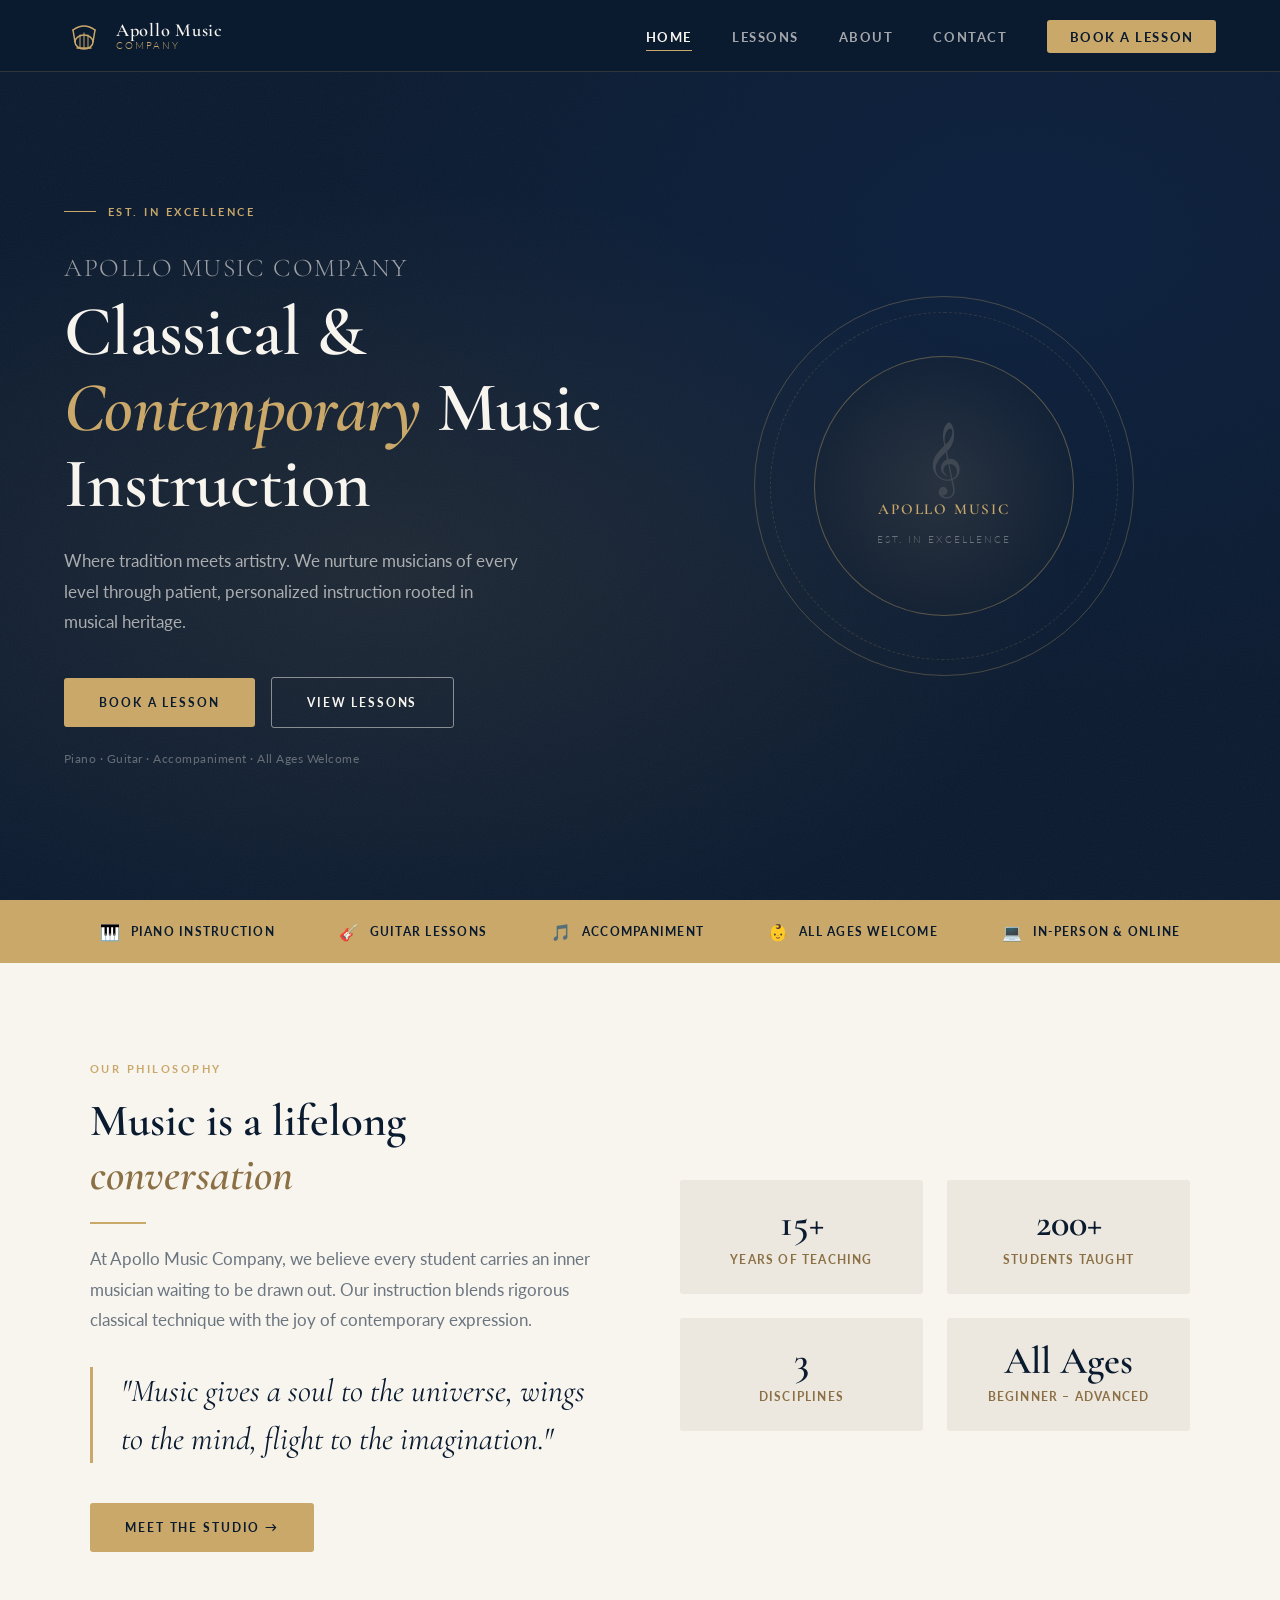
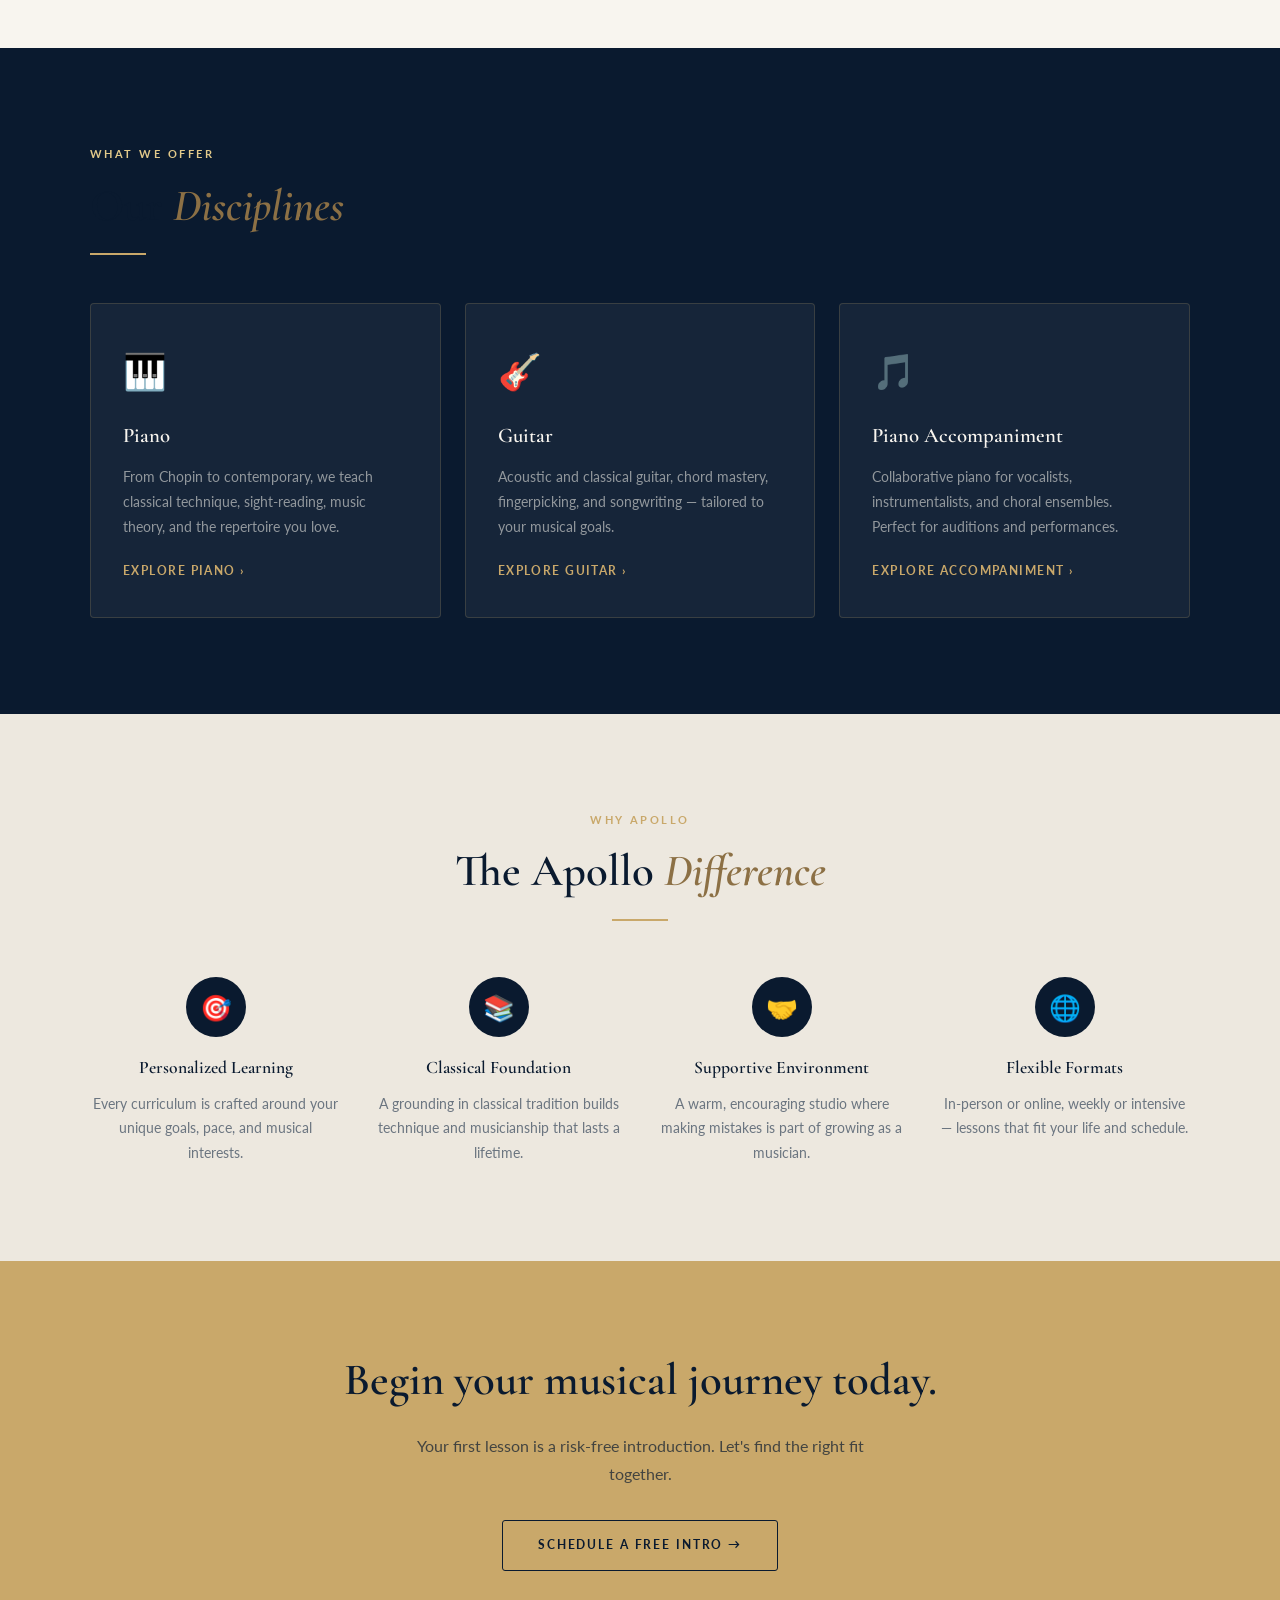
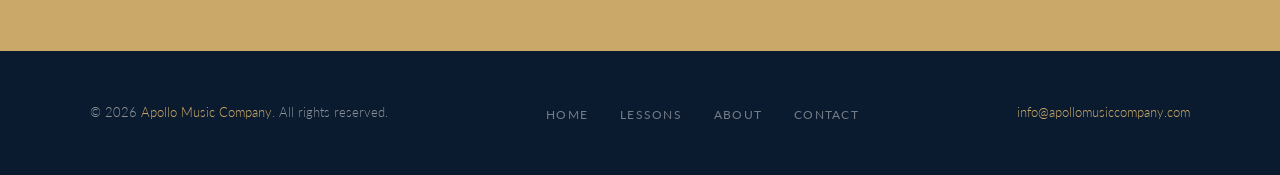
<file: index.html>
<!DOCTYPE html>
<html lang="en">
<head>
  <meta charset="UTF-8" />
  <meta name="viewport" content="width=device-width, initial-scale=1.0" />
  <title>Apollo Music Company — Classical & Contemporary Music Instruction</title>
  <meta name="description" content="Apollo Music Company offers classical and contemporary music instruction in piano, guitar, and accompaniment. Book a lesson today." />
  <link rel="stylesheet" href="style.css" />
</head>
<body>

<!-- NAVIGATION -->
<nav>
  <a class="nav-logo" href="index.html">
    <svg class="logo-icon" viewBox="0 0 40 40" fill="none" xmlns="http://www.w3.org/2000/svg" aria-hidden="true">
      <ellipse cx="20" cy="26" rx="9" ry="7" stroke="#C9A86A" stroke-width="1.5" fill="none"/>
      <line x1="11" y1="26" x2="9" y2="14" stroke="#C9A86A" stroke-width="1.5" stroke-linecap="round"/>
      <line x1="29" y1="26" x2="31" y2="14" stroke="#C9A86A" stroke-width="1.5" stroke-linecap="round"/>
      <path d="M9 14 Q20 6 31 14" stroke="#C9A86A" stroke-width="1.5" fill="none" stroke-linecap="round"/>
      <line x1="13" y1="32" x2="27" y2="32" stroke="#C9A86A" stroke-width="1.5" stroke-linecap="round"/>
      <line x1="16" y1="19" x2="16" y2="31" stroke="#C9A86A" stroke-width="1" stroke-linecap="round"/>
      <line x1="20" y1="17" x2="20" y2="31" stroke="#C9A86A" stroke-width="1" stroke-linecap="round"/>
      <line x1="24" y1="19" x2="24" y2="31" stroke="#C9A86A" stroke-width="1" stroke-linecap="round"/>
    </svg>
    <div class="logo-text">
      <span class="logo-name">Apollo Music</span>
      <span class="logo-sub">Company</span>
    </div>
  </a>

  <ul class="nav-links">
    <li><a href="index.html" class="active">Home</a></li>
    <li><a href="lessons.html">Lessons</a></li>
    <li><a href="about.html">About</a></li>
    <li><a href="contact.html">Contact</a></li>
    <li><a href="booking.html" class="nav-cta">Book a Lesson</a></li>
  </ul>
</nav>

<!-- HERO -->
<div class="hero-wrapper">
  <div class="hero">
    <div class="hero-text">
      <p class="hero-eyebrow">Est. in Excellence</p>
      <p class="hero-company">Apollo Music Company</p>
      <h1>Classical &amp; <em>Contemporary</em> Music Instruction</h1>
      <p class="hero-sub">
        Where tradition meets artistry. We nurture musicians of every level
        through patient, personalized instruction rooted in musical heritage.
      </p>
      <div class="hero-actions">
        <a href="booking.html" class="btn btn-gold">Book a Lesson</a>
        <a href="lessons.html" class="btn btn-outline-ivory">View Lessons</a>
      </div>
      <p class="hero-note">Piano · Guitar · Accompaniment · All Ages Welcome</p>
    </div>

    <div class="hero-emblem">
      <div class="emblem-ring">
        <div class="emblem-core">
          <div class="emblem-lyre">𝄞</div>
          <div class="emblem-name">Apollo Music</div>
          <div class="emblem-est">Est. in Excellence</div>
        </div>
      </div>
    </div>
  </div>
</div>

<!-- TRUST STRIP -->
<div class="trust-strip">
  <div class="trust-item"><span>🎹</span> Piano Instruction</div>
  <div class="trust-item"><span>🎸</span> Guitar Lessons</div>
  <div class="trust-item"><span>🎵</span> Accompaniment</div>
  <div class="trust-item"><span>👶</span> All Ages Welcome</div>
  <div class="trust-item"><span>💻</span> In-Person &amp; Online</div>
</div>

<!-- INTRO -->
<section class="section">
  <div class="container">
    <div class="intro-layout">
      <div>
        <p class="eyebrow">Our Philosophy</p>
        <h2 class="section-title">Music is a lifelong <em>conversation</em></h2>
        <div class="gold-accent"></div>
        <p class="lead">
          At Apollo Music Company, we believe every student carries an inner
          musician waiting to be drawn out. Our instruction blends rigorous
          classical technique with the joy of contemporary expression.
        </p>
        <blockquote class="intro-quote">
          "Music gives a soul to the universe, wings to the mind, flight to the imagination."
        </blockquote>
        <a href="about.html" class="btn btn-gold" style="margin-top:0.5rem;">Meet the Studio →</a>
      </div>

      <div class="intro-stats">
        <div class="stat-box">
          <div class="stat-num">15+</div>
          <div class="stat-label">Years of Teaching</div>
        </div>
        <div class="stat-box">
          <div class="stat-num">200+</div>
          <div class="stat-label">Students Taught</div>
        </div>
        <div class="stat-box">
          <div class="stat-num">3</div>
          <div class="stat-label">Disciplines</div>
        </div>
        <div class="stat-box">
          <div class="stat-num">All Ages</div>
          <div class="stat-label">Beginner – Advanced</div>
        </div>
      </div>
    </div>
  </div>
</section>

<!-- LESSON PREVIEW -->
<section class="section lessons-bg">
  <div class="container">
    <p class="eyebrow" style="color:var(--gold-light)">What We Offer</p>
    <h2 class="section-title display-title-light">Our <em>Disciplines</em></h2>
    <div class="gold-accent"></div>

    <div class="lesson-preview-grid">
      <div class="lesson-preview-card">
        <div class="lesson-icon">🎹</div>
        <h3>Piano</h3>
        <p>From Chopin to contemporary, we teach classical technique, sight-reading, music theory, and the repertoire you love.</p>
        <a href="booking.html" class="card-link">Explore Piano ›</a>
      </div>

      <div class="lesson-preview-card">
        <div class="lesson-icon">🎸</div>
        <h3>Guitar</h3>
        <p>Acoustic and classical guitar, chord mastery, fingerpicking, and songwriting — tailored to your musical goals.</p>
        <a href="booking.html" class="card-link">Explore Guitar ›</a>
      </div>

      <div class="lesson-preview-card">
        <div class="lesson-icon">🎵</div>
        <h3>Piano Accompaniment</h3>
        <p>Collaborative piano for vocalists, instrumentalists, and choral ensembles. Perfect for auditions and performances.</p>
        <a href="booking.html" class="card-link">Explore Accompaniment ›</a>
      </div>
    </div>
  </div>
</section>

<!-- PHILOSOPHY -->
<section class="philosophy">
  <div class="container">
    <p class="eyebrow">Why Apollo</p>
    <h2 class="section-title">The Apollo <em>Difference</em></h2>
    <div class="gold-accent gold-accent-center"></div>

    <div class="philosophy-pillars">
      <div class="pillar">
        <div class="pillar-icon">🎯</div>
        <h3>Personalized Learning</h3>
        <p>Every curriculum is crafted around your unique goals, pace, and musical interests.</p>
      </div>
      <div class="pillar">
        <div class="pillar-icon">📚</div>
        <h3>Classical Foundation</h3>
        <p>A grounding in classical tradition builds technique and musicianship that lasts a lifetime.</p>
      </div>
      <div class="pillar">
        <div class="pillar-icon">🤝</div>
        <h3>Supportive Environment</h3>
        <p>A warm, encouraging studio where making mistakes is part of growing as a musician.</p>
      </div>
      <div class="pillar">
        <div class="pillar-icon">🌐</div>
        <h3>Flexible Formats</h3>
        <p>In-person or online, weekly or intensive — lessons that fit your life and schedule.</p>
      </div>
    </div>
  </div>
</section>

<!-- CTA BAND -->
<div class="cta-band">
  <h2>Begin your musical journey today.</h2>
  <p>Your first lesson is a risk-free introduction. Let's find the right fit together.</p>
  <a href="booking.html" class="btn btn-outline-gold" style="border-color:var(--navy); color:var(--navy);">Schedule a Free Intro →</a>
</div>

<!-- FOOTER -->
<footer>
  <div class="footer-inner">
    <p class="footer-copy">© 2026 <span>Apollo Music Company</span>. All rights reserved.</p>
    <ul class="footer-nav">
      <li><a href="index.html">Home</a></li>
      <li><a href="lessons.html">Lessons</a></li>
      <li><a href="about.html">About</a></li>
      <li><a href="contact.html">Contact</a></li>
    </ul>
    <p class="footer-copy"><a href="mailto:info@apollomusiccompany.com" style="color:var(--gold)">info@apollomusiccompany.com</a></p>
  </div>
</footer>

</body>
</html>
</file>
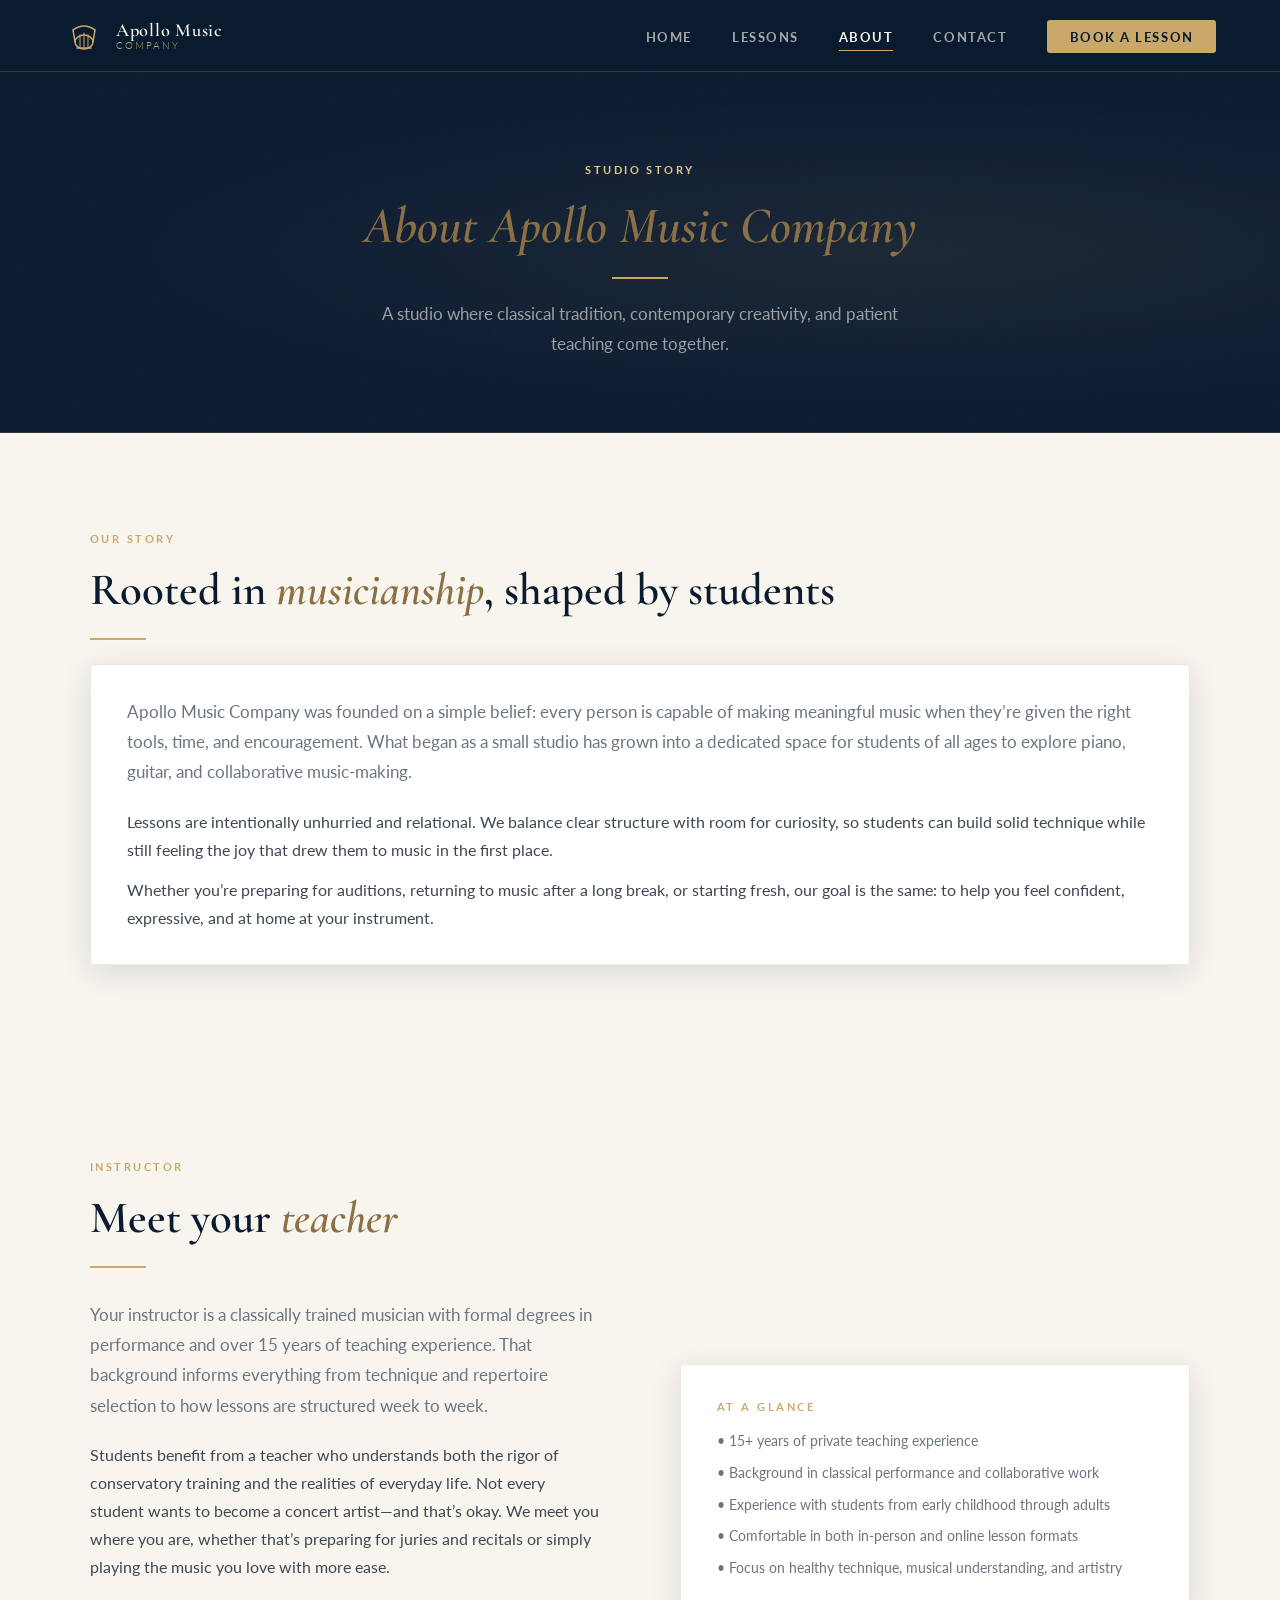
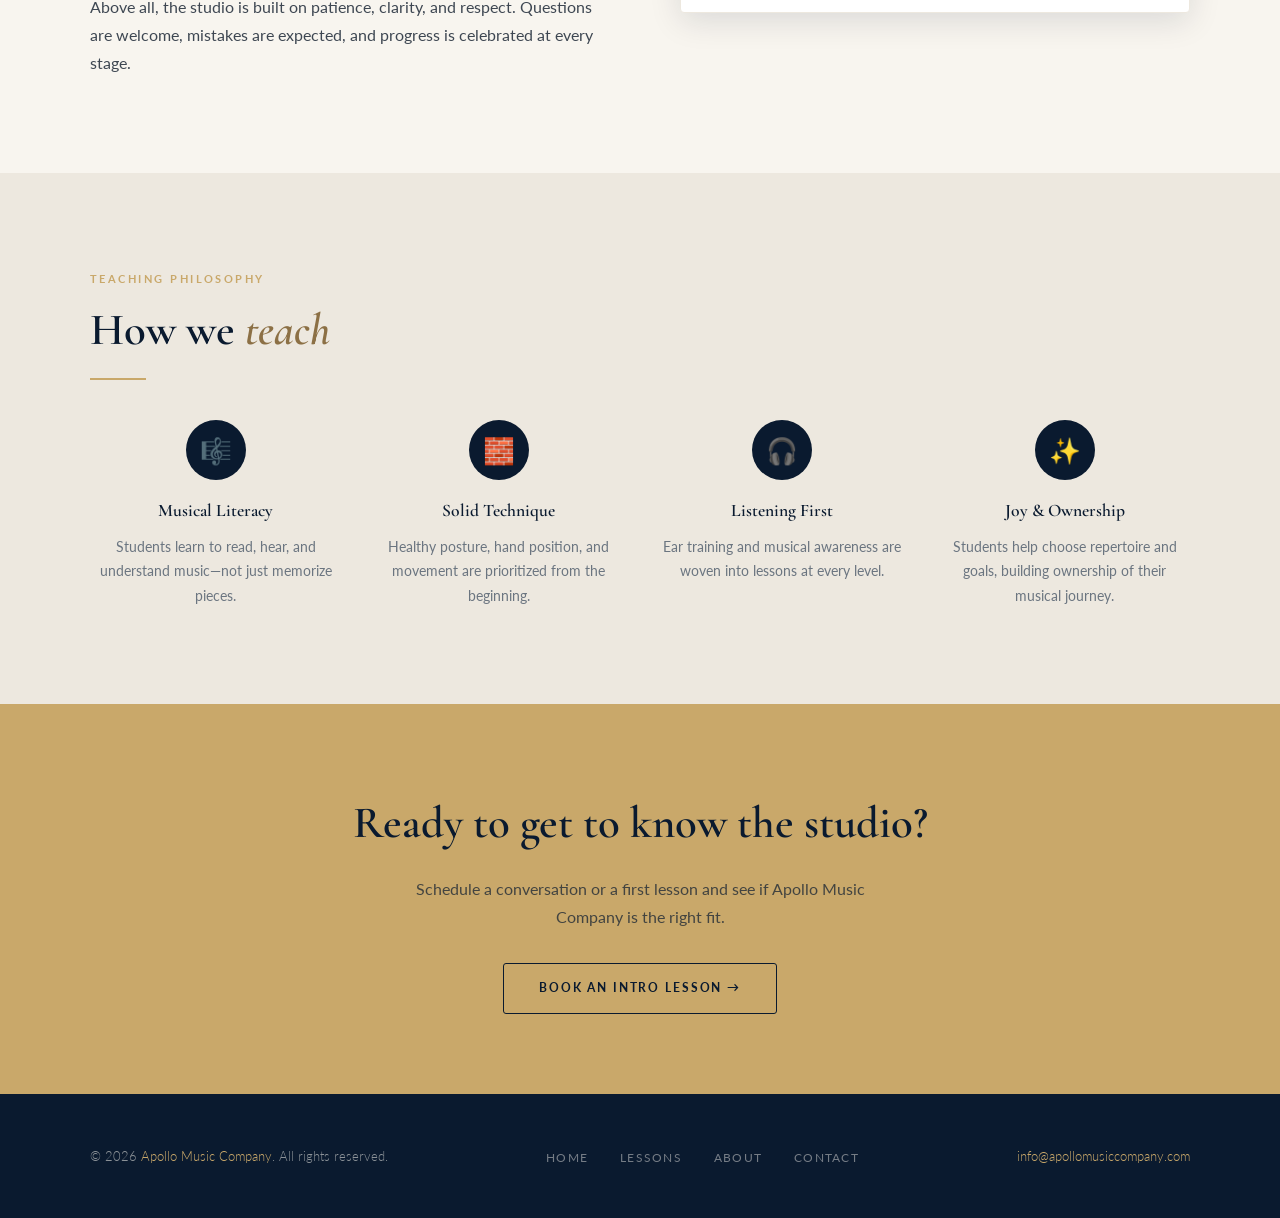
<file: about.html>
<!DOCTYPE html>
<html lang="en">
<head>
  <meta charset="UTF-8" />
  <meta name="viewport" content="width=device-width, initial-scale=1.0" />
  <title>About — Apollo Music Company</title>
  <meta name="description" content="Learn about Apollo Music Company, our teaching philosophy, and the instructor behind the studio." />
  <link rel="stylesheet" href="style.css" />
</head>
<body>

<!-- NAVIGATION -->
<nav>
  <a class="nav-logo" href="index.html">
    <svg class="logo-icon" viewBox="0 0 40 40" fill="none" xmlns="http://www.w3.org/2000/svg" aria-hidden="true">
      <ellipse cx="20" cy="26" rx="9" ry="7" stroke="#C9A86A" stroke-width="1.5" fill="none"/>
      <line x1="11" y1="26" x2="9" y2="14" stroke="#C9A86A" stroke-width="1.5" stroke-linecap="round"/>
      <line x1="29" y1="26" x2="31" y2="14" stroke="#C9A86A" stroke-width="1.5" stroke-linecap="round"/>
      <path d="M9 14 Q20 6 31 14" stroke="#C9A86A" stroke-width="1.5" fill="none" stroke-linecap="round"/>
      <line x1="13" y1="32" x2="27" y2="32" stroke="#C9A86A" stroke-width="1.5" stroke-linecap="round"/>
      <line x1="16" y1="19" x2="16" y2="31" stroke="#C9A86A" stroke-width="1" stroke-linecap="round"/>
      <line x1="20" y1="17" x2="20" y2="31" stroke="#C9A86A" stroke-width="1" stroke-linecap="round"/>
      <line x1="24" y1="19" x2="24" y2="31" stroke="#C9A86A" stroke-width="1" stroke-linecap="round"/>
    </svg>
    <div class="logo-text">
      <span class="logo-name">Apollo Music</span>
      <span class="logo-sub">Company</span>
    </div>
  </a>
  <ul class="nav-links">
    <li><a href="index.html">Home</a></li>
    <li><a href="lessons.html">Lessons</a></li>
    <li><a href="about.html" class="active">About</a></li>
    <li><a href="contact.html">Contact</a></li>
    <li><a href="booking.html" class="nav-cta">Book a Lesson</a></li>
  </ul>
</nav>

<!-- PAGE HERO -->
<div class="page-hero">
  <p class="eyebrow">Studio Story</p>
  <h1 class="section-title display-title-light" style="font-size:clamp(2.2rem,4vw,3.5rem);">
    <em>About Apollo Music Company</em>
  </h1>
  <div class="gold-accent gold-accent-center"></div>
  <p class="lead" style="color:rgba(248,245,239,0.6); margin:0 auto; text-align:center;">
    A studio where classical tradition, contemporary creativity, and patient teaching come together.
  </p>
</div>

<!-- STUDIO STORY -->
<section class="section">
  <div class="container">
    <p class="eyebrow">Our Story</p>
    <h2 class="section-title">Rooted in <em>musicianship</em>, shaped by students</h2>
    <div class="gold-accent"></div>
    <div class="card" style="margin-top:1.5rem;">
      <p class="lead" style="max-width:none; margin-bottom:1.25rem;">
        Apollo Music Company was founded on a simple belief: every person is capable of making meaningful music
        when they’re given the right tools, time, and encouragement. What began as a small studio has grown into
        a dedicated space for students of all ages to explore piano, guitar, and collaborative music-making.
      </p>
      <p style="margin-bottom:0.75rem;">
        Lessons are intentionally unhurried and relational. We balance clear structure with room for curiosity,
        so students can build solid technique while still feeling the joy that drew them to music in the first place.
      </p>
      <p>
        Whether you’re preparing for auditions, returning to music after a long break, or starting fresh,
        our goal is the same: to help you feel confident, expressive, and at home at your instrument.
      </p>
    </div>
  </div>
</section>

<!-- INSTRUCTOR BIO -->
<section class="section">
  <div class="container">
    <p class="eyebrow">Instructor</p>
    <h2 class="section-title">Meet your <em>teacher</em></h2>
    <div class="gold-accent"></div>

    <div class="intro-layout" style="margin-top:2rem;">
      <div>
        <p class="lead" style="max-width:none; margin-bottom:1.25rem;">
          Your instructor is a classically trained musician with formal degrees in performance and over 15 years
          of teaching experience. That background informs everything from technique and repertoire selection to
          how lessons are structured week to week.
        </p>
        <p style="margin-bottom:0.75rem;">
          Students benefit from a teacher who understands both the rigor of conservatory training and the realities
          of everyday life. Not every student wants to become a concert artist—and that’s okay. We meet you where
          you are, whether that’s preparing for juries and recitals or simply playing the music you love with more ease.
        </p>
        <p>
          Above all, the studio is built on patience, clarity, and respect. Questions are welcome, mistakes are expected,
          and progress is celebrated at every stage.
        </p>
      </div>

      <div>
        <div class="card">
          <p class="eyebrow" style="margin-bottom:0.75rem;">At a Glance</p>
          <ul style="list-style:none; padding-left:0; font-size:0.9rem; color:var(--slate-light);">
            <li style="margin-bottom:0.4rem;">• 15+ years of private teaching experience</li>
            <li style="margin-bottom:0.4rem;">• Background in classical performance and collaborative work</li>
            <li style="margin-bottom:0.4rem;">• Experience with students from early childhood through adults</li>
            <li style="margin-bottom:0.4rem;">• Comfortable in both in-person and online lesson formats</li>
            <li>• Focus on healthy technique, musical understanding, and artistry</li>
          </ul>
        </div>
      </div>
    </div>
  </div>
</section>

<!-- TEACHING PHILOSOPHY -->
<section class="section" style="background:var(--ivory-dark);">
  <div class="container">
    <p class="eyebrow">Teaching Philosophy</p>
    <h2 class="section-title">How we <em>teach</em></h2>
    <div class="gold-accent"></div>

    <div class="philosophy-pillars" style="margin-top:2.5rem;">
      <div class="pillar">
        <div class="pillar-icon">🎼</div>
        <h3>Musical Literacy</h3>
        <p>Students learn to read, hear, and understand music—not just memorize pieces.</p>
      </div>
      <div class="pillar">
        <div class="pillar-icon">🧱</div>
        <h3>Solid Technique</h3>
        <p>Healthy posture, hand position, and movement are prioritized from the beginning.</p>
      </div>
      <div class="pillar">
        <div class="pillar-icon">🎧</div>
        <h3>Listening First</h3>
        <p>Ear training and musical awareness are woven into lessons at every level.</p>
      </div>
      <div class="pillar">
        <div class="pillar-icon">✨</div>
        <h3>Joy & Ownership</h3>
        <p>Students help choose repertoire and goals, building ownership of their musical journey.</p>
      </div>
    </div>
  </div>
</section>

<!-- CTA BAND -->
<div class="cta-band">
  <h2>Ready to get to know the studio?</h2>
  <p>Schedule a conversation or a first lesson and see if Apollo Music Company is the right fit.</p>
  <a href="booking.html" class="btn btn-outline-gold" style="border-color:var(--navy); color:var(--navy);">
    Book an Intro Lesson →
  </a>
</div>

<!-- FOOTER -->
<footer>
  <div class="footer-inner">
    <p class="footer-copy">© 2026 <span>Apollo Music Company</span>. All rights reserved.</p>
    <ul class="footer-nav">
      <li><a href="index.html">Home</a></li>
      <li><a href="lessons.html">Lessons</a></li>
      <li><a href="about.html">About</a></li>
      <li><a href="contact.html">Contact</a></li>
    </ul>
    <p class="footer-copy">
      <a href="mailto:info@apollomusiccompany.com" style="color:var(--gold)">info@apollomusiccompany.com</a>
    </p>
  </div>
</footer>

</body>
</html>
</file>
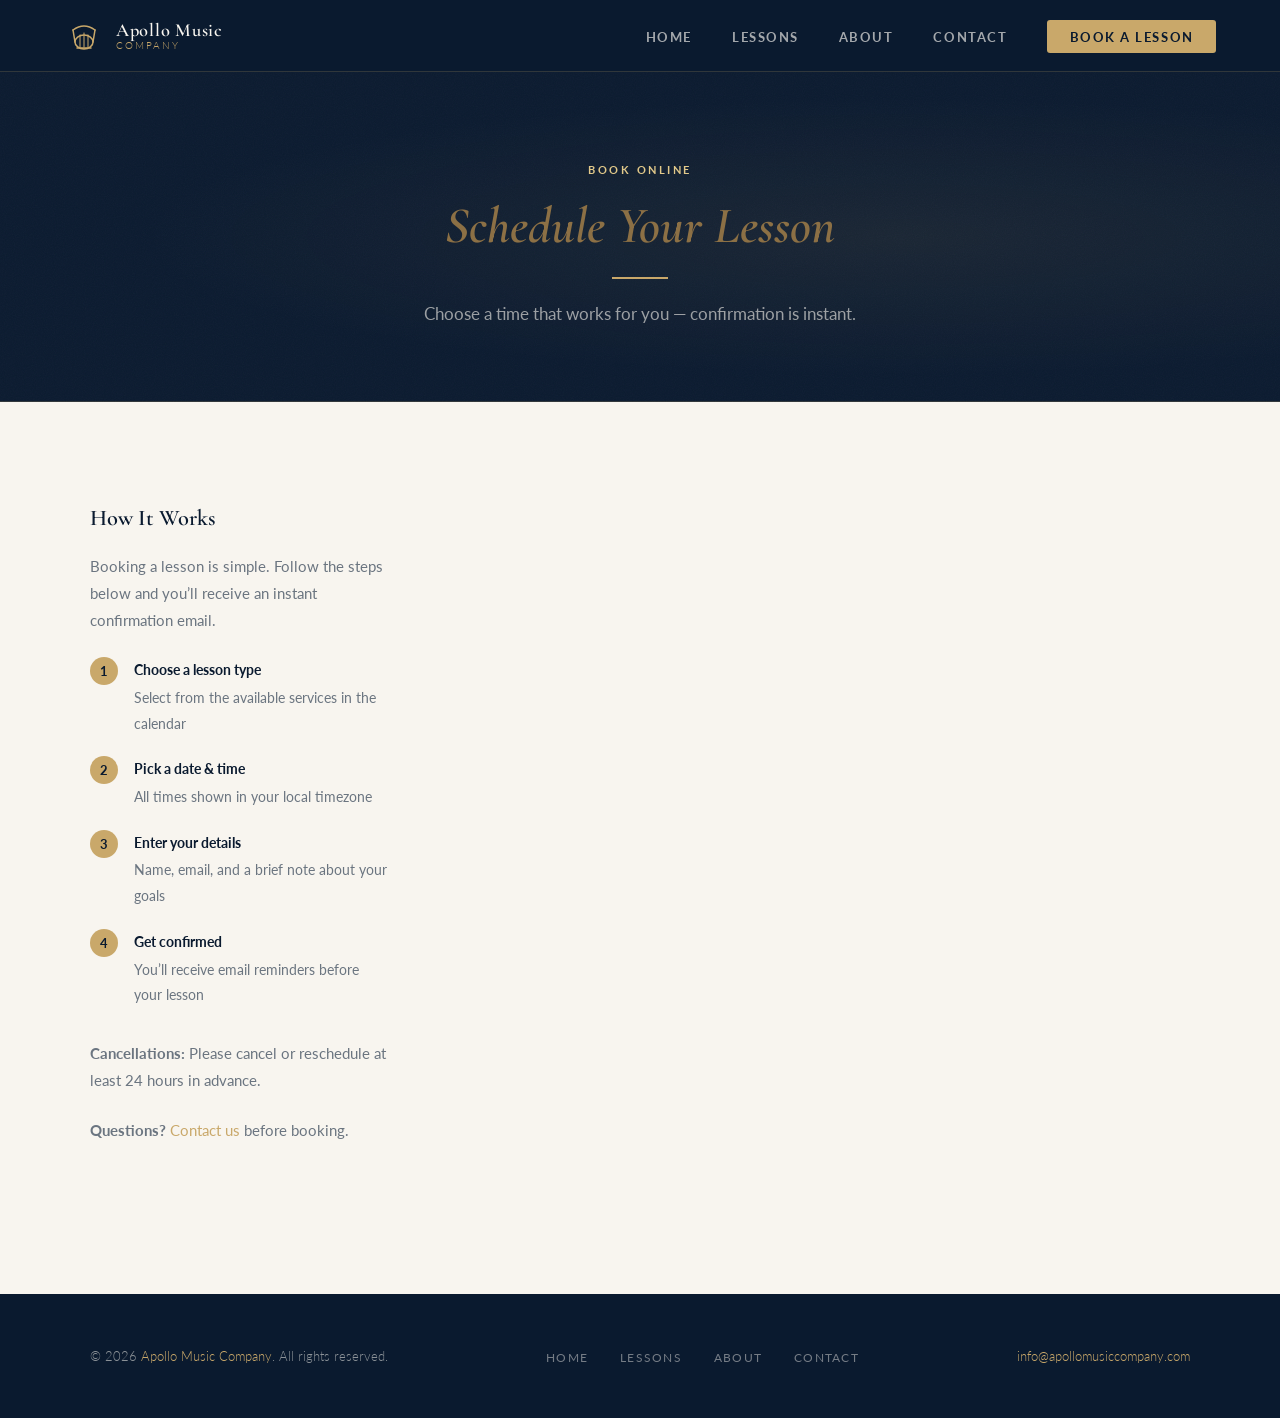
<file: booking.html>
<!DOCTYPE html>
<html lang="en">
<head>
  <meta charset="UTF-8" />
  <meta name="viewport" content="width=device-width, initial-scale=1.0" />
  <title>Book a Lesson — Apollo Music Company</title>
  <meta name="description" content="Schedule a music lesson with Apollo Music Company. Piano, guitar, and accompaniment sessions available." />

  <link rel="stylesheet" href="style.css" />
  <link rel="stylesheet" href="booking.css" />

  <link href="https://assets.calendly.com/assets/external/widget.css" rel="stylesheet" />
  <script src="https://assets.calendly.com/assets/external/widget.js" async></script>
</head>

<body>

<!-- NAVIGATION -->
<nav>
  <a class="nav-logo" href="index.html">
    <svg class="logo-icon" viewBox="0 0 40 40" fill="none" xmlns="http://www.w3.org/2000/svg" aria-hidden="true">
      <ellipse cx="20" cy="26" rx="9" ry="7" stroke="#C9A86A" stroke-width="1.5" fill="none"/>
      <line x1="11" y1="26" x2="9" y2="14" stroke="#C9A86A" stroke-width="1.5" stroke-linecap="round"/>
      <line x1="29" y1="26" x2="31" y2="14" stroke="#C9A86A" stroke-width="1.5" stroke-linecap="round"/>
      <path d="M9 14 Q20 6 31 14" stroke="#C9A86A" stroke-width="1.5" fill="none" stroke-linecap="round"/>
      <line x1="13" y1="32" x2="27" y2="32" stroke="#C9A86A" stroke-width="1.5" stroke-linecap="round"/>
      <line x1="16" y1="19" x2="16" y2="31" stroke="#C9A86A" stroke-width="1" stroke-linecap="round"/>
      <line x1="20" y1="17" x2="20" y2="31" stroke="#C9A86A" stroke-width="1" stroke-linecap="round"/>
      <line x1="24" y1="19" x2="24" y2="31" stroke="#C9A86A" stroke-width="1" stroke-linecap="round"/>
    </svg>
    <div class="logo-text">
      <span class="logo-name">Apollo Music</span>
      <span class="logo-sub">Company</span>
    </div>
  </a>
  <ul class="nav-links">
    <li><a href="index.html">Home</a></li>
    <li><a href="lessons.html">Lessons</a></li>
    <li><a href="about.html">About</a></li>
    <li><a href="contact.html">Contact</a></li>
    <li><a href="booking.html" class="nav-cta active">Book a Lesson</a></li>
  </ul>
</nav>

<!-- PAGE HERO -->
<div class="page-hero">
  <p class="eyebrow">Book Online</p>
  <h1 class="section-title display-title-light" style="font-size:clamp(2.2rem,4vw,3.5rem);">
    <em>Schedule Your Lesson</em>
  </h1>
  <div class="gold-accent gold-accent-center"></div>
  <p class="lead" style="color:rgba(248,245,239,0.6); margin:0 auto; text-align:center;">
    Choose a time that works for you — confirmation is instant.
  </p>
</div>

<!-- BOOKING LAYOUT -->
<section class="section">
  <div class="container">
    <div class="booking-layout">

      <!-- SIDEBAR -->
      <div class="booking-sidebar">
        <h2>How It Works</h2>
        <p>Booking a lesson is simple. Follow the steps below and you’ll receive an instant confirmation email.</p>

        <ul class="step-list">
          <li>
            <div class="step-num">1</div>
            <div class="step-text">
              <strong>Choose a lesson type</strong>
              <span>Select from the available services in the calendar</span>
            </div>
          </li>
          <li>
            <div class="step-num">2</div>
            <div class="step-text">
              <strong>Pick a date & time</strong>
              <span>All times shown in your local timezone</span>
            </div>
          </li>
          <li>
            <div class="step-num">3</div>
            <div class="step-text">
              <strong>Enter your details</strong>
              <span>Name, email, and a brief note about your goals</span>
            </div>
          </li>
          <li>
            <div class="step-num">4</div>
            <div class="step-text">
              <strong>Get confirmed</strong>
              <span>You’ll receive email reminders before your lesson</span>
            </div>
          </li>
        </ul>

        <p><strong>Cancellations:</strong> Please cancel or reschedule at least 24 hours in advance.</p>
        <p><strong>Questions?</strong> <a href="contact.html" style="color:var(--gold)">Contact us</a> before booking.</p>
      </div>

      <!-- CALENDLY EMBED -->
        <div class="calendly-inline-widget" data-url="https://calendly.com/apollomusiccompany-info?hide_landing_page_details=1" style="min-width:320px;height:700px;"></div>
        <script type="text/javascript" src="https://assets.calendly.com/assets/external/widget.js" async></script>
        <!-- Calendly inline widget end -->

    </div>
  </div>
</section>

<!-- FOOTER -->
<footer>
  <div class="footer-inner">
    <p class="footer-copy">© 2026 <span>Apollo Music Company</span>. All rights reserved.</p>
    <ul class="footer-nav">
      <li><a href="index.html">Home</a></li>
      <li><a href="lessons.html">Lessons</a></li>
      <li><a href="about.html">About</a></li>
      <li><a href="contact.html">Contact</a></li>
    </ul>
    <p class="footer-copy">
      <a href="mailto:info@apollomusiccompany.com" style="color:var(--gold)">info@apollomusiccompany.com</a>
    </p>
  </div>
</footer>

</body>
</html>
</file>
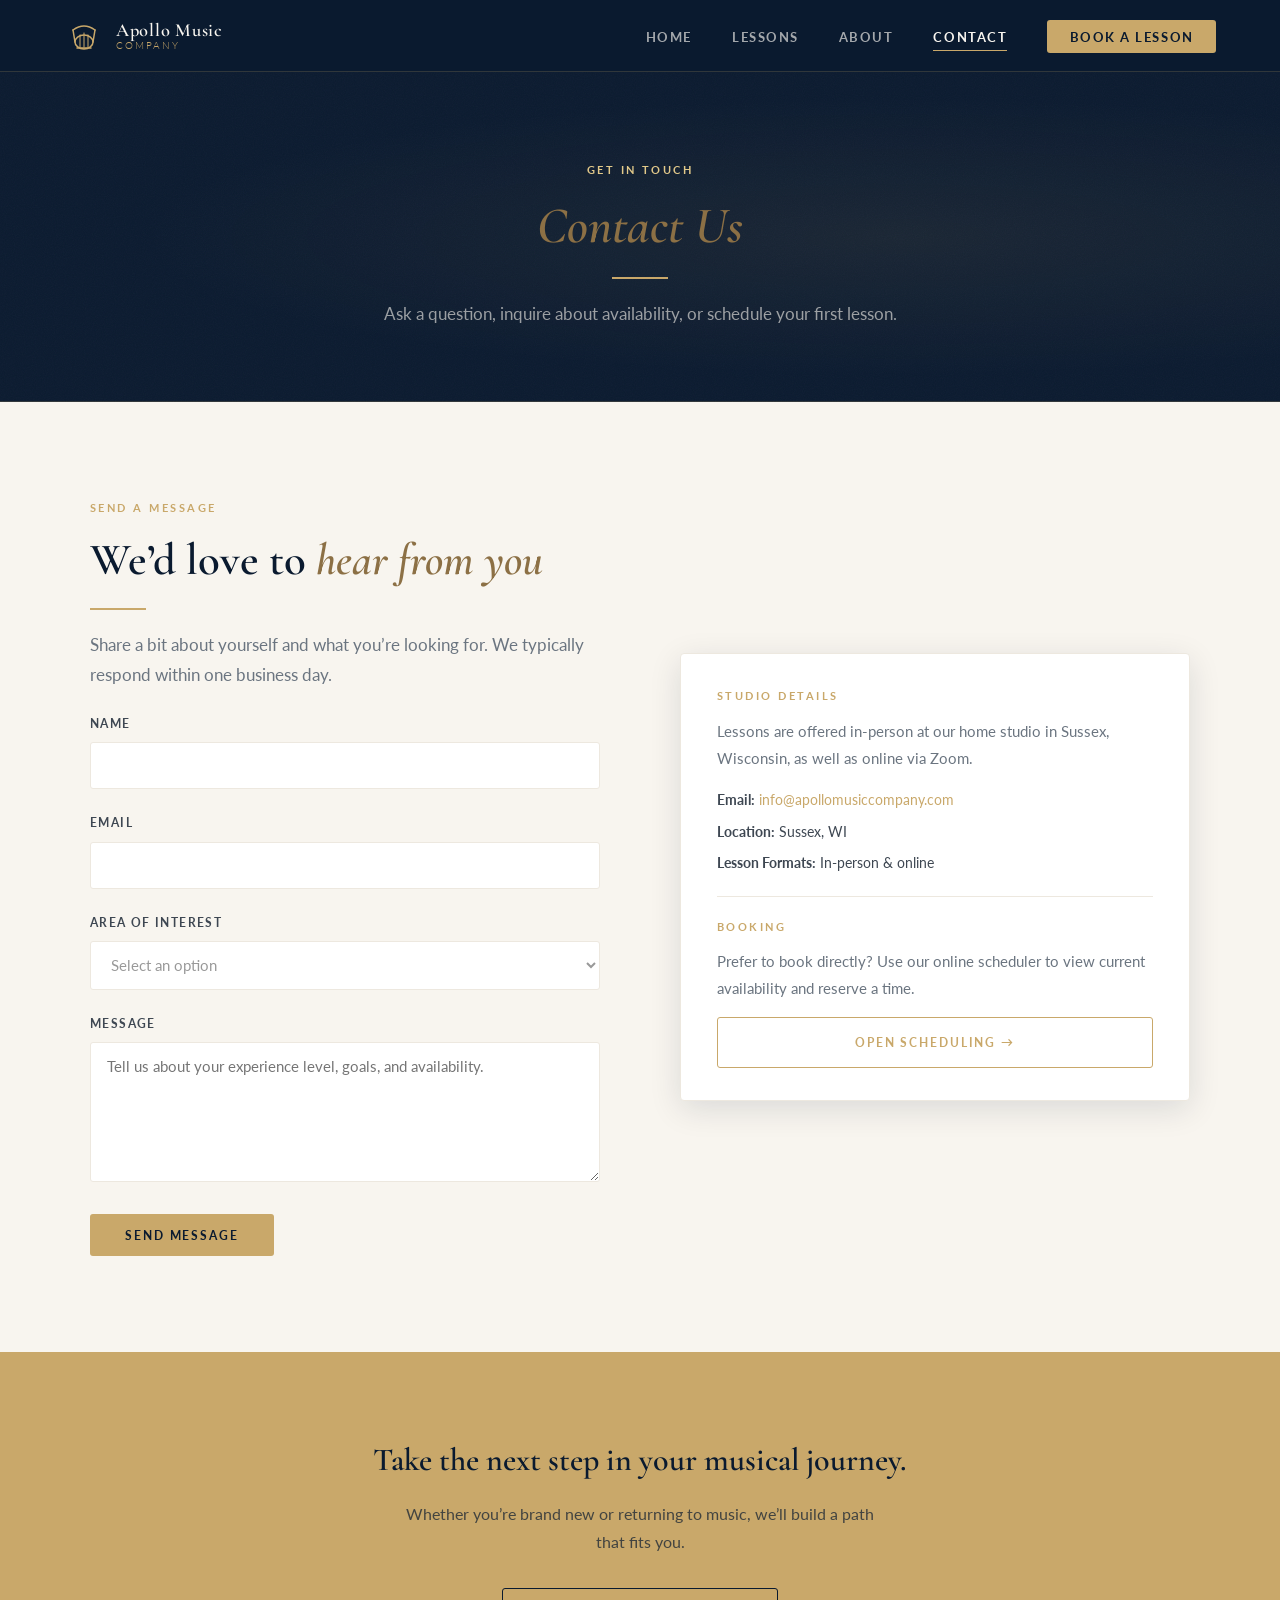
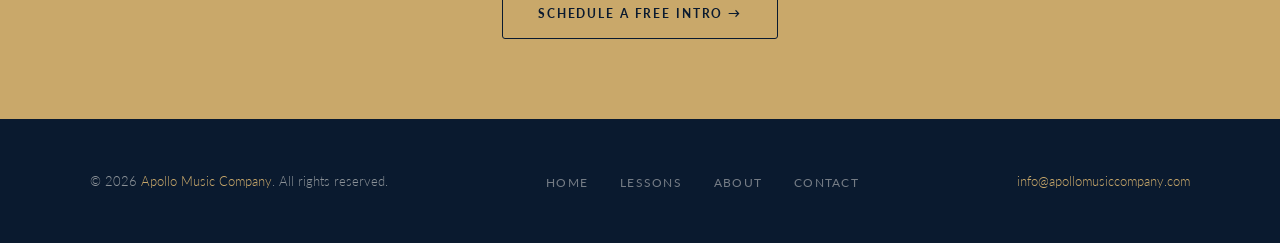
<file: contact.html>
<!DOCTYPE html>
<html lang="en">
<head>
  <meta charset="UTF-8" />
  <meta name="viewport" content="width=device-width, initial-scale=1.0" />
  <title>Contact — Apollo Music Company</title>
  <meta name="description" content="Contact Apollo Music Company to inquire about lessons, availability, and scheduling." />
  <link rel="stylesheet" href="style.css" />
  <link rel="stylesheet" href="contact.css" />
</head>
<body>

<header>
  <nav>
    <a class="nav-logo" href="index.html">
      <svg class="logo-icon" viewBox="0 0 40 40" fill="none" xmlns="http://www.w3.org/2000/svg" aria-hidden="true">
        <ellipse cx="20" cy="26" rx="9" ry="7" stroke="#C9A86A" stroke-width="1.5" fill="none"/>
        <line x1="11" y1="26" x2="9" y2="14" stroke="#C9A86A" stroke-width="1.5" stroke-linecap="round"/>
        <line x1="29" y1="26" x2="31" y2="14" stroke="#C9A86A" stroke-width="1.5" stroke-linecap="round"/>
        <path d="M9 14 Q20 6 31 14" stroke="#C9A86A" stroke-width="1.5" fill="none" stroke-linecap="round"/>
        <line x1="13" y1="32" x2="27" y2="32" stroke="#C9A86A" stroke-width="1.5" stroke-linecap="round"/>
        <line x1="16" y1="19" x2="16" y2="31" stroke="#C9A86A" stroke-width="1" stroke-linecap="round"/>
        <line x1="20" y1="17" x2="20" y2="31" stroke="#C9A86A" stroke-width="1" stroke-linecap="round"/>
        <line x1="24" y1="19" x2="24" y2="31" stroke="#C9A86A" stroke-width="1" stroke-linecap="round"/>
      </svg>
      <div class="logo-text">
        <span class="logo-name">Apollo Music</span>
        <span class="logo-sub">Company</span>
      </div>
    </a>
    <ul class="nav-links">
      <li><a href="index.html">Home</a></li>
      <li><a href="lessons.html">Lessons</a></li>
      <li><a href="about.html">About</a></li>
      <li><a href="contact.html" class="active">Contact</a></li>
      <li><a href="booking.html" class="nav-cta">Book a Lesson</a></li>
    </ul>
  </nav>
</header>

<main>

  <!-- PAGE HERO -->
  <div class="page-hero">
    <p class="eyebrow">Get in Touch</p>
    <h1 class="section-title display-title-light hero-title">
      <em>Contact Us</em>
    </h1>
    <div class="gold-accent gold-accent-center"></div>
    <p class="lead hero-lead">
      Ask a question, inquire about availability, or schedule your first lesson.
    </p>
  </div>

  <!-- CONTACT SECTION -->
  <section class="section">
    <div class="container">
      <div class="intro-layout">

        <!-- FORM -->
        <div>
          <p class="eyebrow">Send a Message</p>
          <h2 class="section-title">We’d love to <em>hear from you</em></h2>
          <div class="gold-accent"></div>
          <p class="lead form-lead">
            Share a bit about yourself and what you’re looking for. We typically respond within one business day.
          </p>

          <form action="https://formsubmit.co/info@apollomusiccompany.com" method="POST">
            <div class="form-group">
              <label for="name">Name</label>
              <input id="name" name="name" type="text" autocomplete="name" required />
            </div>
            <div class="form-group">
              <label for="email">Email</label>
              <input id="email" name="email" type="email" autocomplete="email" required />
            </div>
            <div class="form-group">
              <label for="interest">Area of Interest</label>
              <select id="interest" name="interest" required>
                <option value="" disabled selected>Select an option</option>
                <option value="Piano">Piano</option>
                <option value="Guitar">Guitar</option>
                <option value="Accompaniment">Piano Accompaniment</option>
                <option value="General">General Question</option>
              </select>
            </div>
            <div class="form-group">
              <label for="message">Message</label>
              <textarea id="message" name="message" placeholder="Tell us about your experience level, goals, and availability."></textarea>
            </div>
            <!-- Thank You Page -->
            <button type="submit" class="btn btn-gold">Send Message</button>
          </form>
        </div>

        <!-- INFO CARD -->
        <div>
          <div class="card">
            <p class="eyebrow card-eyebrow">Studio Details</p>
            <p class="card-text">
              Lessons are offered in-person at our home studio in Sussex, Wisconsin, as well as online via Zoom.
            </p>
            <p class="card-line">
              <strong>Email:</strong>
              <a href="mailto:info@apollomusiccompany.com" class="gold-link">
                info@apollomusiccompany.com
              </a>
            </p>
            <p class="card-line"><strong>Location:</strong> Sussex, WI</p>
            <p class="card-line"><strong>Lesson Formats:</strong> In-person &amp; online</p>

            <hr class="card-divider" />

            <p class="eyebrow card-eyebrow">Booking</p>
            <p class="card-text">
              Prefer to book directly? Use our online scheduler to view current availability and reserve a time.
            </p>
            <a href="https://calendly.com/apollomusiccompany" target="_blank" class="btn btn-outline-gold card-cta">
              Open Scheduling →
            </a>
          </div>
        </div>

      </div>
    </div>
  </section>

  <!-- CTA BAND -->
  <div class="cta-band">
    <h2>Take the next step in your musical journey.</h2>
    <p>Whether you’re brand new or returning to music, we’ll build a path that fits you.</p>
    <a href="https://calendly.com/apollomusiccompany" target="_blank" class="btn btn-outline-gold cta-button">
      Schedule a Free Intro →
    </a>
  </div>

</main>

<footer>
  <div class="footer-inner">
    <p class="footer-copy">© 2026 <span>Apollo Music Company</span>. All rights reserved.</p>
    <ul class="footer-nav">
      <li><a href="index.html">Home</a></li>
      <li><a href="lessons.html">Lessons</a></li>
      <li><a href="about.html">About</a></li>
      <li><a href="contact.html">Contact</a></li>
    </ul>
    <p class="footer-copy">
      <a href="mailto:info@apollomusiccompany.com" class="gold-link">info@apollomusiccompany.com</a>
    </p>
  </div>
</footer>

</body>
</html>
</file>
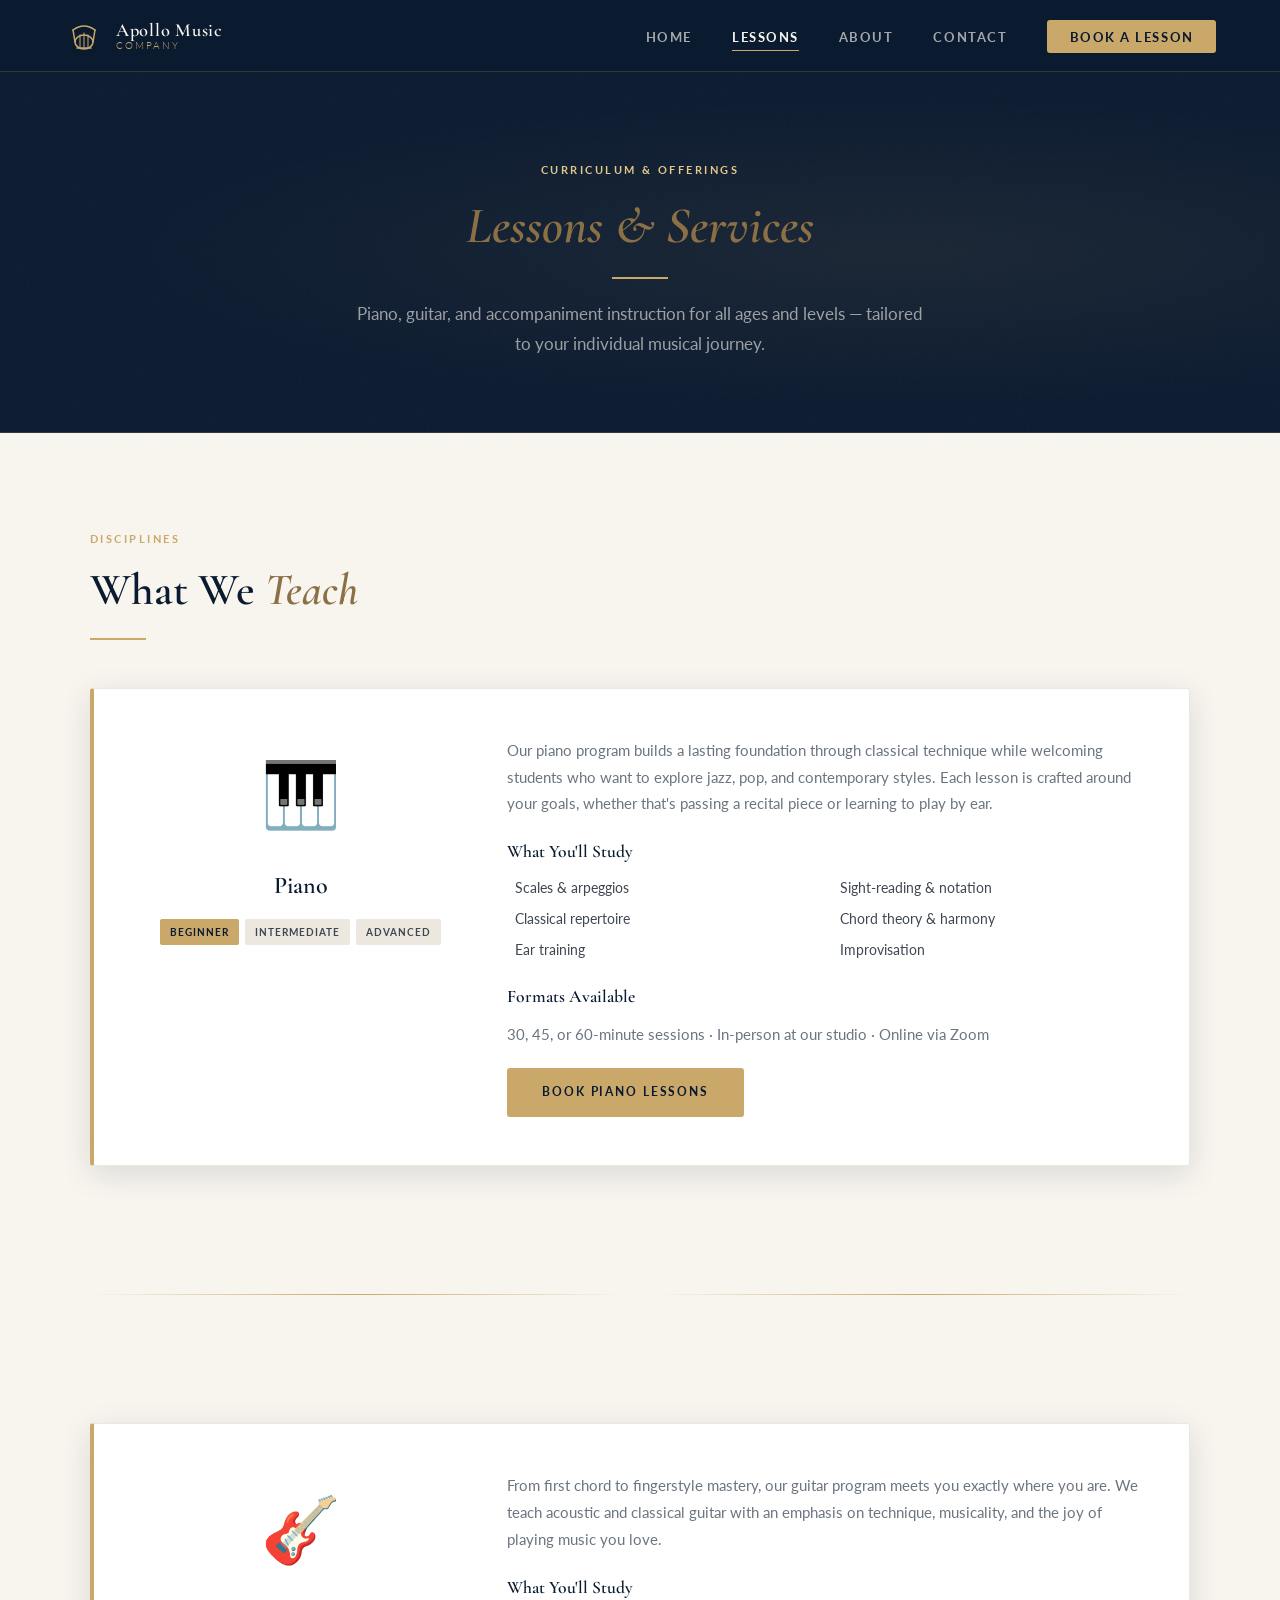
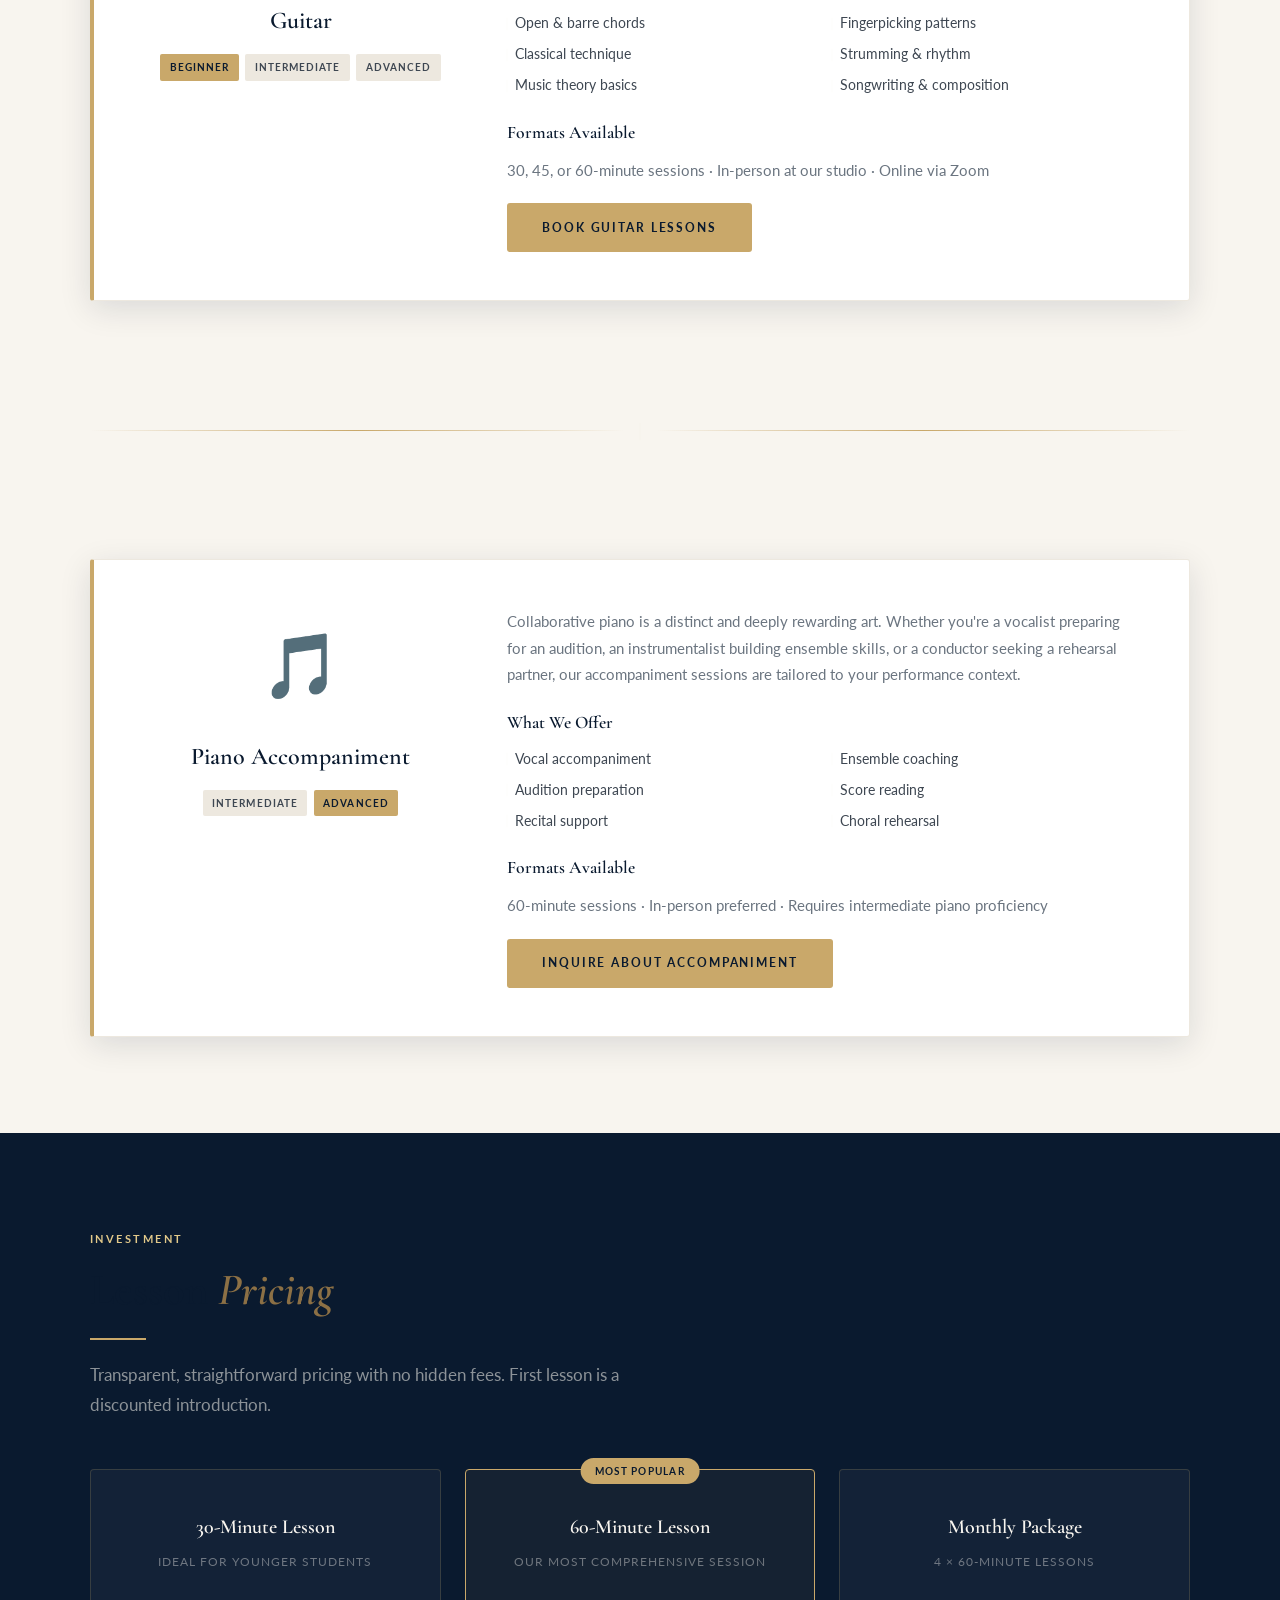
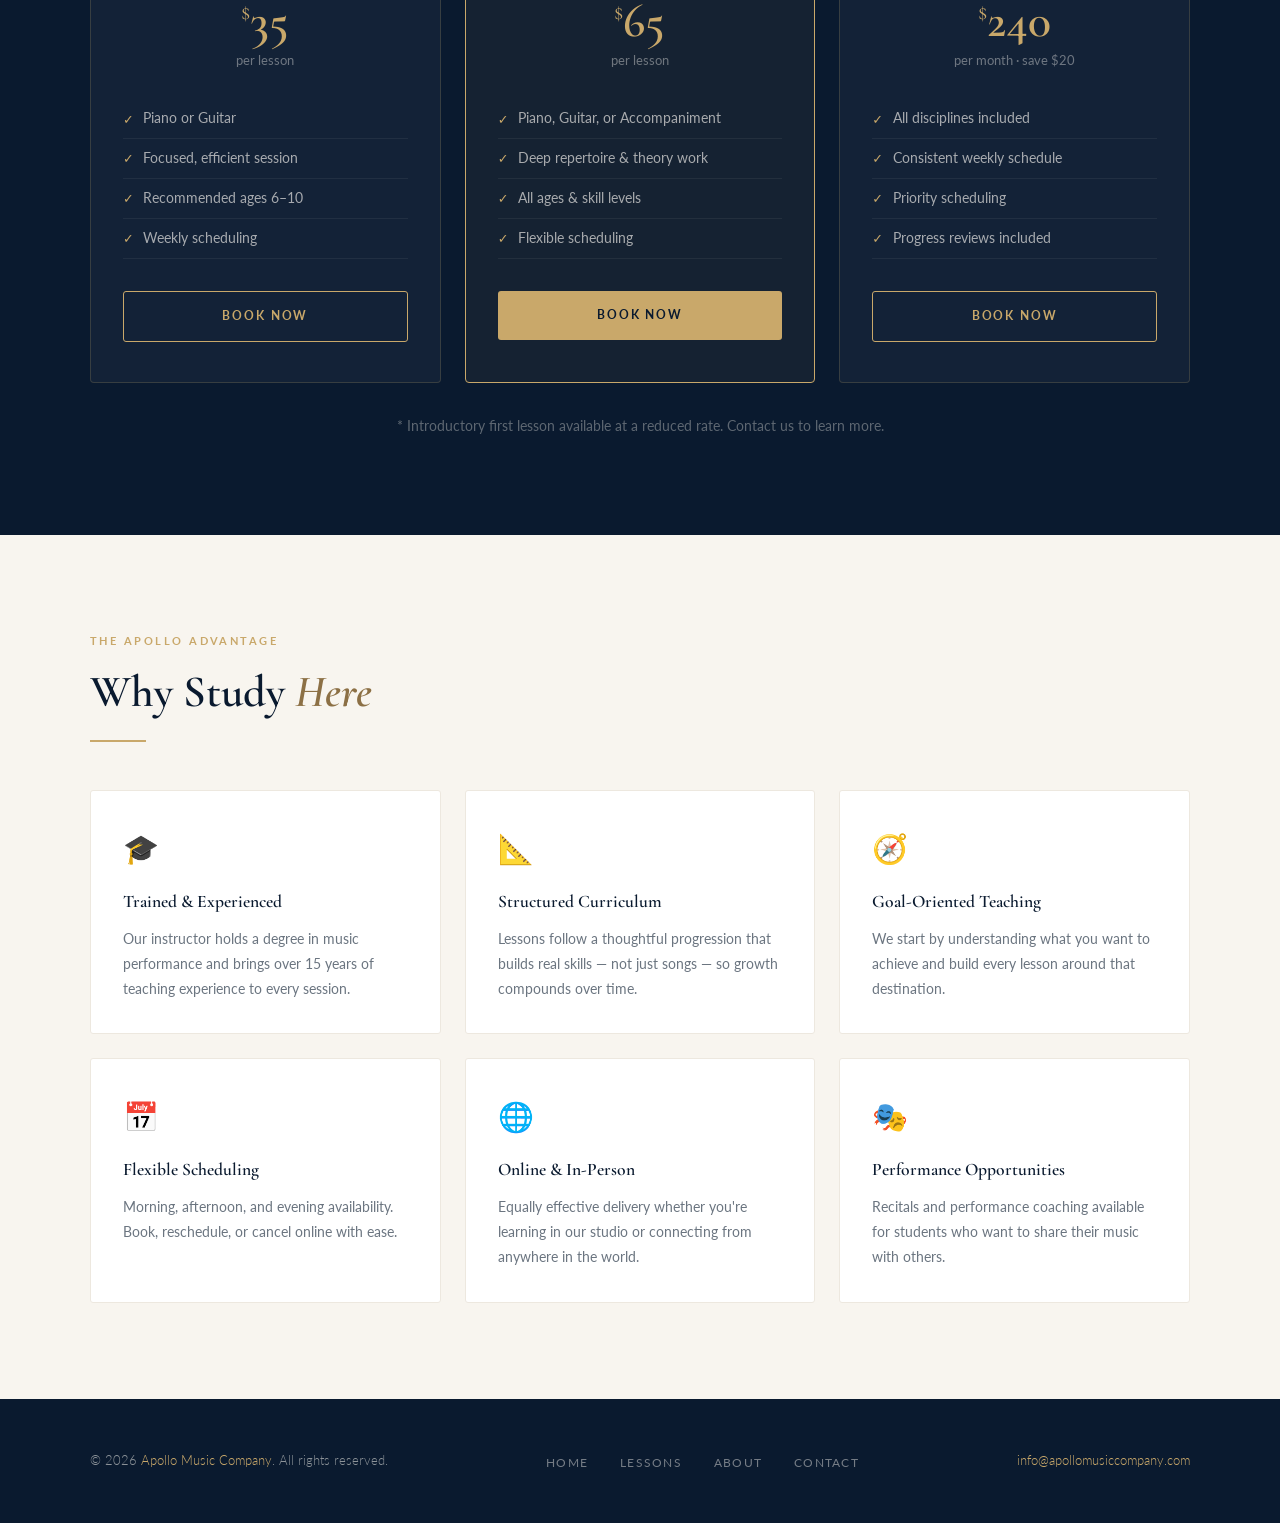
<file: lessons.html>
<!DOCTYPE html>
<html lang="en">
<head>
  <meta charset="UTF-8" />
  <meta name="viewport" content="width=device-width, initial-scale=1.0" />
  <title>Lessons & Services — Apollo Music Company</title>
  <meta name="description" content="Piano, guitar, and accompaniment lessons for all ages and skill levels at Apollo Music Company." />
  <link rel="stylesheet" href="style.css" />
  <link rel="stylesheet" href="lessons.css">
</head>
<body>

<!-- ══════════════ NAVIGATION ══════════════ -->
<nav>
  <a class="nav-logo" href="index.html">
    <svg class="logo-icon" viewBox="0 0 40 40" fill="none" xmlns="http://www.w3.org/2000/svg" aria-hidden="true">
      <ellipse cx="20" cy="26" rx="9" ry="7" stroke="#C9A86A" stroke-width="1.5" fill="none"/>
      <line x1="11" y1="26" x2="9" y2="14" stroke="#C9A86A" stroke-width="1.5" stroke-linecap="round"/>
      <line x1="29" y1="26" x2="31" y2="14" stroke="#C9A86A" stroke-width="1.5" stroke-linecap="round"/>
      <path d="M9 14 Q20 6 31 14" stroke="#C9A86A" stroke-width="1.5" fill="none" stroke-linecap="round"/>
      <line x1="13" y1="32" x2="27" y2="32" stroke="#C9A86A" stroke-width="1.5" stroke-linecap="round"/>
      <line x1="16" y1="19" x2="16" y2="31" stroke="#C9A86A" stroke-width="1" stroke-linecap="round"/>
      <line x1="20" y1="17" x2="20" y2="31" stroke="#C9A86A" stroke-width="1" stroke-linecap="round"/>
      <line x1="24" y1="19" x2="24" y2="31" stroke="#C9A86A" stroke-width="1" stroke-linecap="round"/>
    </svg>
    <div class="logo-text">
      <span class="logo-name">Apollo Music</span>
      <span class="logo-sub">Company</span>
    </div>
  </a>
  <ul class="nav-links">
    <li><a href="index.html">Home</a></li>
    <li><a href="lessons.html" class="active">Lessons</a></li>
    <li><a href="about.html">About</a></li>
    <li><a href="contact.html">Contact</a></li>
    <li><a href="booking.html" class="nav-cta">Book a Lesson</a></li>
  </ul>
</nav>

<!-- ══════════════ PAGE HERO ══════════════ -->
<div class="page-hero">
  <p class="eyebrow">Curriculum & Offerings</p>
  <h1 class="section-title display-title-light" style="font-size:clamp(2.2rem,4vw,3.5rem);"><em>Lessons &amp; Services</em></h1>
  <div class="gold-accent gold-accent-center"></div>
  <p class="lead" style="color:rgba(248,245,239,0.6); margin:0 auto; text-align:center;">
    Piano, guitar, and accompaniment instruction for all ages and levels —
    tailored to your individual musical journey.
  </p>
</div>

<!-- ══════════════ LESSON DETAILS ══════════════ -->
<section class="section">
  <div class="container">
    <p class="eyebrow">Disciplines</p>
    <h2 class="section-title">What We <em>Teach</em></h2>
    <div class="gold-accent"></div>

    <div class="lessons-grid">

      <!-- Piano -->
      <div class="lesson-detail">
        <div class="lesson-detail-icon">
          <div class="lesson-icon-large">🎹</div>
          <h3>Piano</h3>
          <div class="level-badges">
            <span class="badge badge-gold">Beginner</span>
            <span class="badge">Intermediate</span>
            <span class="badge">Advanced</span>
          </div>
        </div>
        <div class="lesson-detail-body">
          <p>
            Our piano program builds a lasting foundation through classical technique while
            welcoming students who want to explore jazz, pop, and contemporary styles.
            Each lesson is crafted around your goals, whether that's passing a recital piece
            or learning to play by ear.
          </p>
          <h4>What You'll Study</h4>
          <ul class="topic-list">
            <li>Scales &amp; arpeggios</li>
            <li>Sight-reading &amp; notation</li>
            <li>Classical repertoire</li>
            <li>Chord theory &amp; harmony</li>
            <li>Ear training</li>
            <li>Improvisation</li>
          </ul>
          <h4>Formats Available</h4>
          <p>30, 45, or 60-minute sessions · In-person at our studio · Online via Zoom</p>
          <a href="booking.html" target="_blank" class="btn btn-gold" style="margin-top:0.5rem;">Book Piano Lessons</a>
        </div>
      </div>

      <div class="ornament-divider"><span>♩</span></div>

      <!-- Guitar -->
      <div class="lesson-detail">
        <div class="lesson-detail-icon">
          <div class="lesson-icon-large">🎸</div>
          <h3>Guitar</h3>
          <div class="level-badges">
            <span class="badge badge-gold">Beginner</span>
            <span class="badge">Intermediate</span>
            <span class="badge">Advanced</span>
          </div>
        </div>
        <div class="lesson-detail-body">
          <p>
            From first chord to fingerstyle mastery, our guitar program meets you exactly
            where you are. We teach acoustic and classical guitar with an emphasis on
            technique, musicality, and the joy of playing music you love.
          </p>
          <h4>What You'll Study</h4>
          <ul class="topic-list">
            <li>Open &amp; barre chords</li>
            <li>Fingerpicking patterns</li>
            <li>Classical technique</li>
            <li>Strumming &amp; rhythm</li>
            <li>Music theory basics</li>
            <li>Songwriting &amp; composition</li>
          </ul>
          <h4>Formats Available</h4>
          <p>30, 45, or 60-minute sessions · In-person at our studio · Online via Zoom</p>
          <a href="booking.html" target="_blank" class="btn btn-gold" style="margin-top:0.5rem;">Book Guitar Lessons</a>
        </div>
      </div>

      <div class="ornament-divider"><span>♩</span></div>

      <!-- Accompaniment -->
      <div class="lesson-detail">
        <div class="lesson-detail-icon">
          <div class="lesson-icon-large">🎵</div>
          <h3>Piano Accompaniment</h3>
          <div class="level-badges">
            <span class="badge">Intermediate</span>
            <span class="badge badge-gold">Advanced</span>
          </div>
        </div>
        <div class="lesson-detail-body">
          <p>
            Collaborative piano is a distinct and deeply rewarding art. Whether you're a
            vocalist preparing for an audition, an instrumentalist building ensemble skills,
            or a conductor seeking a rehearsal partner, our accompaniment sessions are
            tailored to your performance context.
          </p>
          <h4>What We Offer</h4>
          <ul class="topic-list">
            <li>Vocal accompaniment</li>
            <li>Ensemble coaching</li>
            <li>Audition preparation</li>
            <li>Score reading</li>
            <li>Recital support</li>
            <li>Choral rehearsal</li>
          </ul>
          <h4>Formats Available</h4>
          <p>60-minute sessions · In-person preferred · Requires intermediate piano proficiency</p>
          <a href="contact.html" class="btn btn-gold" style="margin-top:0.5rem;">Inquire About Accompaniment</a>
        </div>
      </div>

    </div>
  </div>
</section>

<!-- ══════════════ PRICING ══════════════ -->
<section class="section pricing-bg">
  <div class="container">
    <p class="eyebrow" style="color:var(--gold-light)">Investment</p>
    <h2 class="section-title display-title-light">Lesson <em>Pricing</em></h2>
    <div class="gold-accent"></div>
    <p class="lead" style="color:rgba(248,245,239,0.55)">Transparent, straightforward pricing with no hidden fees. First lesson is a discounted introduction.</p>

    <div class="pricing-grid">
      <div class="pricing-card">
        <h3>30-Minute Lesson</h3>
        <p class="duration">Ideal for younger students</p>
        <div class="price-amount"><sup>$</sup>35</div>
        <p class="price-period">per lesson</p>
        <ul class="pricing-features">
          <li>Piano or Guitar</li>
          <li>Focused, efficient session</li>
          <li>Recommended ages 6–10</li>
          <li>Weekly scheduling</li>
        </ul>
        <a href="booking.html" target="_blank" class="btn btn-outline-gold" style="width:100%; text-align:center;">Book Now</a>
      </div>

      <div class="pricing-card featured">
        <div class="featured-label">Most Popular</div>
        <h3>60-Minute Lesson</h3>
        <p class="duration">Our most comprehensive session</p>
        <div class="price-amount"><sup>$</sup>65</div>
        <p class="price-period">per lesson</p>
        <ul class="pricing-features">
          <li>Piano, Guitar, or Accompaniment</li>
          <li>Deep repertoire &amp; theory work</li>
          <li>All ages &amp; skill levels</li>
          <li>Flexible scheduling</li>
        </ul>
        <a href="booking.html" target="_blank" class="btn btn-gold" style="width:100%; text-align:center;">Book Now</a>
      </div>

      <div class="pricing-card">
        <h3>Monthly Package</h3>
        <p class="duration">4 × 60-minute lessons</p>
        <div class="price-amount"><sup>$</sup>240</div>
        <p class="price-period">per month · save $20</p>
        <ul class="pricing-features">
          <li>All disciplines included</li>
          <li>Consistent weekly schedule</li>
          <li>Priority scheduling</li>
          <li>Progress reviews included</li>
        </ul>
        <a href="booking.html" target="_blank" class="btn btn-outline-gold" style="width:100%; text-align:center;">Book Now</a>
      </div>
    </div>

    <p style="text-align:center; margin-top:2rem; font-size:0.85rem; color:rgba(248,245,239,0.35);">
      * Introductory first lesson available at a reduced rate. Contact us to learn more.
    </p>
  </div>
</section>

<!-- ══════════════ BENEFITS ══════════════ -->
<section class="section">
  <div class="container">
    <p class="eyebrow">The Apollo Advantage</p>
    <h2 class="section-title">Why Study <em>Here</em></h2>
    <div class="gold-accent"></div>
    <div class="benefits-grid">
      <div class="benefit-card">
        <div class="benefit-icon">🎓</div>
        <h3>Trained &amp; Experienced</h3>
        <p>Our instructor holds a degree in music performance and brings over 15 years of teaching experience to every session.</p>
      </div>
      <div class="benefit-card">
        <div class="benefit-icon">📐</div>
        <h3>Structured Curriculum</h3>
        <p>Lessons follow a thoughtful progression that builds real skills — not just songs — so growth compounds over time.</p>
      </div>
      <div class="benefit-card">
        <div class="benefit-icon">🧭</div>
        <h3>Goal-Oriented Teaching</h3>
        <p>We start by understanding what you want to achieve and build every lesson around that destination.</p>
      </div>
      <div class="benefit-card">
        <div class="benefit-icon">📅</div>
        <h3>Flexible Scheduling</h3>
        <p>Morning, afternoon, and evening availability. Book, reschedule, or cancel online with ease.</p>
      </div>
      <div class="benefit-card">
        <div class="benefit-icon">🌐</div>
        <h3>Online &amp; In-Person</h3>
        <p>Equally effective delivery whether you're learning in our studio or connecting from anywhere in the world.</p>
      </div>
      <div class="benefit-card">
        <div class="benefit-icon">🎭</div>
        <h3>Performance Opportunities</h3>
        <p>Recitals and performance coaching available for students who want to share their music with others.</p>
      </div>
    </div>
  </div>
</section>

<!-- ══════════════ FOOTER ══════════════ -->
<footer>
  <div class="footer-inner">
    <p class="footer-copy">© 2026 <span>Apollo Music Company</span>. All rights reserved.</p>
    <ul class="footer-nav">
      <li><a href="index.html">Home</a></li>
      <li><a href="lessons.html">Lessons</a></li>
      <li><a href="about.html">About</a></li>
      <li><a href="contact.html">Contact</a></li>
    </ul>
    <p class="footer-copy"><a href="mailto:info@apollomusiccompany.com" style="color:var(--gold)">info@apollomusiccompany.com</a></p>
  </div>
</footer>

</body>
</html>
</file>
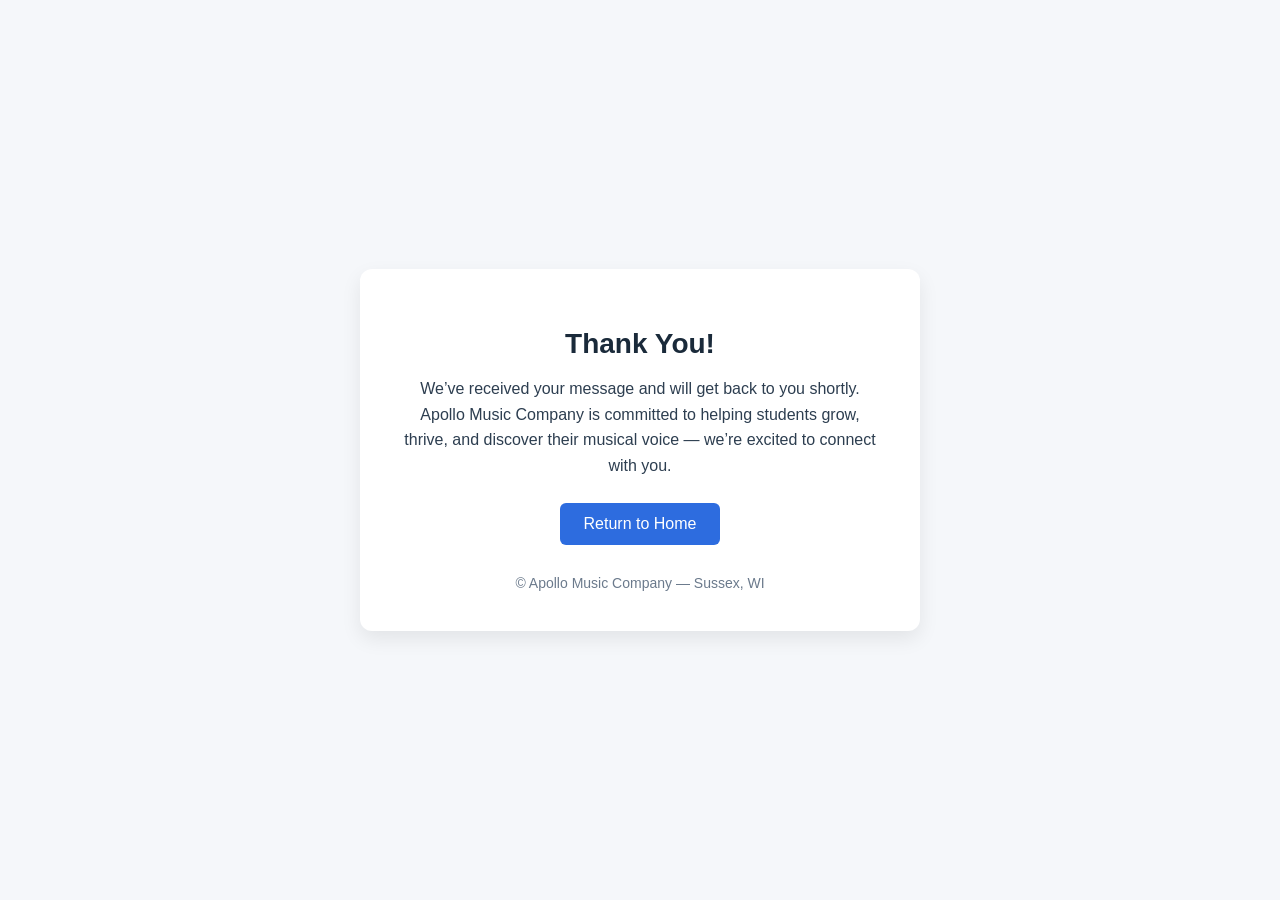
<file: thanks.html>
<!DOCTYPE html>
<html lang="en">
<head>
  <meta charset="UTF-8">
  <meta name="viewport" content="width=device-width, initial-scale=1.0">
  <title>Thank You — Apollo Music Company</title>
  <link rel="stylesheet" href="thanks.css">
</head>
<body>

  <main class="container">
    <h1>Thank You!</h1>

    <p>
      We’ve received your message and will get back to you shortly.  
      Apollo Music Company is committed to helping students grow, thrive,  
      and discover their musical voice — we’re excited to connect with you.
    </p>

    <a href="index.html" class="button">Return to Home</a>

    <footer class="footer">
      © Apollo Music Company — Sussex, WI
    </footer>
  </main>

</body>
</html>
</file>
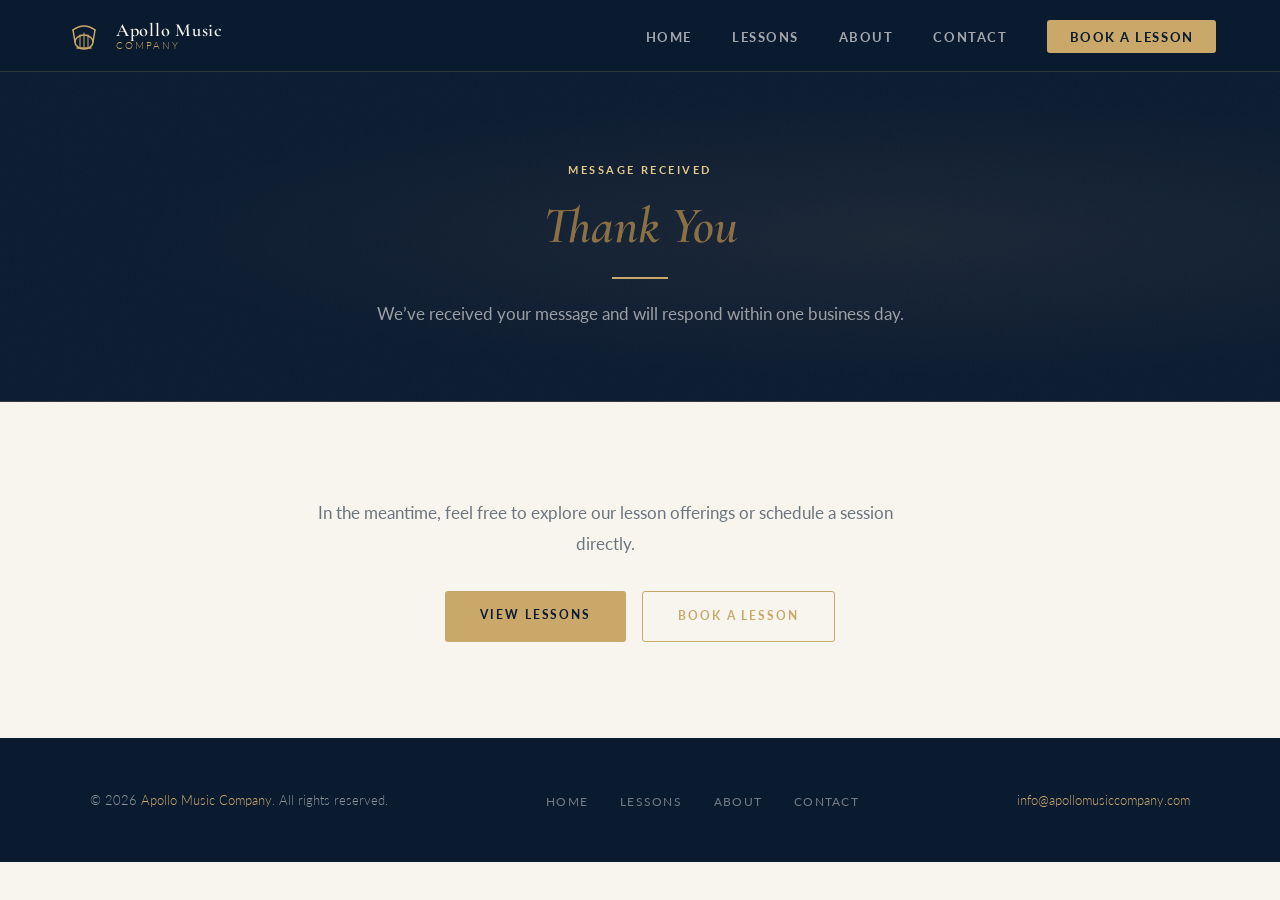
<file: thankyou.html>
<!DOCTYPE html>
<html lang="en">
<head>
  <meta charset="UTF-8" />
  <meta name="viewport" content="width=device-width, initial-scale=1.0" />
  <title>Thank You — Apollo Music Company</title>
  <meta name="description" content="Thank you for contacting Apollo Music Company. We will respond shortly." />
  <link rel="stylesheet" href="style.css" />
</head>
<body>

<!-- NAVIGATION -->
<nav>
  <a class="nav-logo" href="index.html">
    <svg class="logo-icon" viewBox="0 0 40 40" fill="none" xmlns="http://www.w3.org/2000/svg" aria-hidden="true">
      <ellipse cx="20" cy="26" rx="9" ry="7" stroke="#C9A86A" stroke-width="1.5" fill="none"/>
      <line x1="11" y1="26" x2="9" y2="14" stroke="#C9A86A" stroke-width="1.5" stroke-linecap="round"/>
      <line x1="29" y1="26" x2="31" y2="14" stroke="#C9A86A" stroke-width="1.5" stroke-linecap="round"/>
      <path d="M9 14 Q20 6 31 14" stroke="#C9A86A" stroke-width="1.5" fill="none" stroke-linecap="round"/>
      <line x1="13" y1="32" x2="27" y2="32" stroke="#C9A86A" stroke-width="1.5" stroke-linecap="round"/>
      <line x1="16" y1="19" x2="16" y2="31" stroke="#C9A86A" stroke-width="1" stroke-linecap="round"/>
      <line x1="20" y1="17" x2="20" y2="31" stroke="#C9A86A" stroke-width="1" stroke-linecap="round"/>
      <line x1="24" y1="19" x2="24" y2="31" stroke="#C9A86A" stroke-width="1" stroke-linecap="round"/>
    </svg>
    <div class="logo-text">
      <span class="logo-name">Apollo Music</span>
      <span class="logo-sub">Company</span>
    </div>
  </a>
  <ul class="nav-links">
    <li><a href="index.html">Home</a></li>
    <li><a href="lessons.html">Lessons</a></li>
    <li><a href="about.html">About</a></li>
    <li><a href="contact.html">Contact</a></li>
    <li><a href="https://calendly.com/apollomusiccompany" target="_blank" class="nav-cta">Book a Lesson</a></li>
  </ul>
</nav>

<!-- HERO -->
<div class="page-hero">
  <p class="eyebrow">Message Received</p>
  <h1 class="section-title display-title-light thankyou-title">
    <em>Thank You</em>
  </h1>
  <div class="gold-accent gold-accent-center"></div>
  <p class="lead thankyou-subtitle">
    We’ve received your message and will respond within one business day.
  </p>
</div>

<!-- CONTENT -->
<section class="section">
  <div class="container thankyou-content">
    <p class="lead thankyou-text">
      In the meantime, feel free to explore our lesson offerings or schedule a session directly.
    </p>

    <div class="thankyou-buttons">
      <a href="lessons.html" class="btn btn-gold">View Lessons</a>
      <a href="https://calendly.com/apollomusiccompany" target="_blank" class="btn btn-outline-gold">Book a Lesson</a>
    </div>
  </div>
</section>

<!-- FOOTER -->
<footer>
  <div class="footer-inner">
    <p class="footer-copy">© 2026 <span>Apollo Music Company</span>. All rights reserved.</p>
    <ul class="footer-nav">
      <li><a href="index.html">Home</a></li>
      <li><a href="lessons.html">Lessons</a></li>
      <li><a href="about.html">About</a></li>
      <li><a href="contact.html">Contact</a></li>
    </ul>
    <p class="footer-copy">
      <a href="mailto:info@apollomusiccompany.com" class="footer-email">info@apollomusiccompany.com</a>
    </p>
  </div>
</footer>

</body>
</html>
</file>
<file: style.css>
/* ═══════════════════════════════════════════════════
   APOLLO MUSIC COMPANY — style.css
   Palette: Deep Navy | Antique Gold | Ivory | Slate
═══════════════════════════════════════════════════ */

@import url('https://fonts.googleapis.com/css2?family=Cormorant+Garamond:ital,wght@0,300;0,400;0,600;0,700;1,400;1,600&family=Lato:wght@300;400;700&display=swap');

/* ── CSS VARIABLES ── */
:root {
  --navy:       #0A1A2F;
  --navy-mid:   #0F2444;
  --gold:       #C9A86A;
  --gold-light: #E2C98A;
  --gold-dim:   #8C7045;
  --ivory:      #F8F5EF;
  --ivory-dark: #EDE8DF;
  --slate:      #3E4752;
  --slate-light:#6B7580;
  --white:      #FFFFFF;

  --font-serif: 'Cormorant Garamond', Georgia, serif;
  --font-sans:  'Lato', system-ui, sans-serif;

  --radius: 3px;
  --transition: 0.25s ease;
  --shadow: 0 8px 32px rgba(10, 26, 47, 0.12);
  --shadow-lg: 0 16px 56px rgba(10, 26, 47, 0.2);
}

/* ── RESET & BASE ── */
*, *::before, *::after { box-sizing: border-box; margin: 0; padding: 0; }

html { scroll-behavior: smooth; font-size: 16px; }

body {
  font-family: var(--font-sans);
  background: var(--ivory);
  color: var(--slate);
  line-height: 1.75;
  -webkit-font-smoothing: antialiased;
}

img { max-width: 100%; display: block; }
a { color: inherit; text-decoration: none; }


/* ════════════════════════════════
   NAVIGATION
════════════════════════════════ */
nav {
  position: sticky;
  top: 0;
  z-index: 200;
  background: var(--navy);
  border-bottom: 1px solid rgba(201, 168, 106, 0.2);
  display: flex;
  align-items: center;
  justify-content: space-between;
  padding: 0 5vw;
  height: 72px;
}

/* Logo mark */
.nav-logo {
  display: flex;
  align-items: center;
  gap: 0.75rem;
  text-decoration: none;
}

.logo-icon {
  width: 40px;
  height: 40px;
  flex-shrink: 0;
}

.logo-text {
  display: flex;
  flex-direction: column;
  line-height: 1.1;
}

.logo-name {
  font-family: var(--font-serif);
  font-size: 1.15rem;
  font-weight: 600;
  color: var(--ivory);
  letter-spacing: 0.04em;
}

.logo-sub {
  font-size: 0.65rem;
  font-weight: 300;
  letter-spacing: 0.2em;
  text-transform: uppercase;
  color: var(--gold);
}

/* Nav links */
.nav-links {
  display: flex;
  align-items: center;
  gap: 2.5rem;
  list-style: none;
}

.nav-links a {
  font-size: 0.8rem;
  font-weight: 700;
  letter-spacing: 0.12em;
  text-transform: uppercase;
  color: rgba(248, 245, 239, 0.65);
  transition: color var(--transition);
  position: relative;
  padding-bottom: 2px;
}

.nav-links a::after {
  content: '';
  position: absolute;
  bottom: -4px;
  left: 0; right: 0;
  height: 1px;
  background: var(--gold);
  transform: scaleX(0);
  transition: transform var(--transition);
  transform-origin: left;
}

.nav-links a:hover,
.nav-links a.active {
  color: var(--ivory);
}

.nav-links a:hover::after,
.nav-links a.active::after {
  transform: scaleX(1);
}

.nav-cta {
  background: var(--gold) !important;
  color: var(--navy) !important;
  padding: 0.55rem 1.4rem !important;
  border-radius: var(--radius) !important;
  font-weight: 700 !important;
  letter-spacing: 0.1em;
  transition: background var(--transition) !important;
}

.nav-cta::after { display: none !important; }
.nav-cta:hover { background: var(--gold-light) !important; }


/* ════════════════════════════════
   BUTTONS
════════════════════════════════ */
.btn {
  display: inline-block;
  padding: 0.85rem 2.2rem;
  font-family: var(--font-sans);
  font-size: 0.78rem;
  font-weight: 700;
  letter-spacing: 0.15em;
  text-transform: uppercase;
  border: none;
  border-radius: var(--radius);
  cursor: pointer;
  transition: all var(--transition);
  text-decoration: none;
}

.btn-gold {
  background: var(--gold);
  color: var(--navy);
}
.btn-gold:hover { background: var(--gold-light); transform: translateY(-1px); box-shadow: var(--shadow); }

.btn-outline-gold {
  background: transparent;
  color: var(--gold);
  border: 1.5px solid var(--gold);
}
.btn-outline-gold:hover { background: var(--gold); color: var(--navy); }

.btn-outline-ivory {
  background: transparent;
  color: var(--ivory);
  border: 1.5px solid rgba(248,245,239,0.5);
}
.btn-outline-ivory:hover { border-color: var(--ivory); background: rgba(248,245,239,0.08); }


/* ════════════════════════════════
   LAYOUT UTILITIES
════════════════════════════════ */
.section      { padding: 6rem 5vw; }
.section-sm   { padding: 4rem 5vw; }
.container    { max-width: 1100px; margin: 0 auto; }
.container-sm { max-width: 760px;  margin: 0 auto; }

/* Gold rule divider */
.gold-rule {
  display: flex;
  align-items: center;
  gap: 1rem;
  margin: 1.5rem 0;
}
.gold-rule::before,
.gold-rule::after {
  content: '';
  flex: 1;
  height: 1px;
  background: linear-gradient(to right, transparent, var(--gold));
}
.gold-rule::after {
  background: linear-gradient(to left, transparent, var(--gold));
}
.gold-rule span {
  font-size: 1rem;
  color: var(--gold);
}

/* Section label */
.eyebrow {
  font-size: 0.7rem;
  font-weight: 700;
  letter-spacing: 0.22em;
  text-transform: uppercase;
  color: var(--gold);
  margin-bottom: 1rem;
}

/* Section headings */
.display-title {
  font-family: var(--font-serif);
  font-size: clamp(2.4rem, 5vw, 3.8rem);
  font-weight: 600;
  line-height: 1.15;
  color: var(--navy);
}

.display-title em {
  font-style: italic;
  color: var(--gold-dim);
}

.display-title-light {
  color: var(--ivory);
}

.display-title-light em { color: var(--gold-light); }

.section-title {
  font-family: var(--font-serif);
  font-size: clamp(1.8rem, 3.5vw, 2.8rem);
  font-weight: 600;
  line-height: 1.2;
  color: var(--navy);
}

.section-title em { font-style: italic; color: var(--gold-dim); }

.lead {
  font-size: 1.05rem;
  line-height: 1.8;
  color: var(--slate-light);
  max-width: 580px;
}

/* Thin gold accent line under headings */
.gold-accent {
  width: 56px;
  height: 2px;
  background: var(--gold);
  margin: 1.25rem 0;
}

.gold-accent-center { margin-left: auto; margin-right: auto; }


/* ════════════════════════════════
   PAGE HERO (inner pages)
════════════════════════════════ */
.page-hero {
  background: var(--navy);
  /* subtle noise/grain feel via svg pattern */
  background-image:
    radial-gradient(ellipse at 70% 50%, rgba(201,168,106,0.08) 0%, transparent 60%),
    url("data:image/svg+xml,%3Csvg xmlns='http://www.w3.org/2000/svg' width='300' height='300'%3E%3Cfilter id='n'%3E%3CfeTurbulence type='fractalNoise' baseFrequency='0.9' numOctaves='4' stitchTiles='stitch'/%3E%3C/filter%3E%3Crect width='300' height='300' filter='url(%23n)' opacity='0.04'/%3E%3C/svg%3E");
  padding: 5.5rem 5vw 4.5rem;
  text-align: center;
  border-bottom: 1px solid rgba(201,168,106,0.2);
}

.page-hero .eyebrow { color: var(--gold-light); }


/* ════════════════════════════════
   FORMS
════════════════════════════════ */
.form-group { margin-bottom: 1.5rem; }

label {
  display: block;
  font-size: 0.72rem;
  font-weight: 700;
  letter-spacing: 0.12em;
  text-transform: uppercase;
  color: var(--slate);
  margin-bottom: 0.5rem;
}

input, textarea, select {
  width: 100%;
  padding: 0.85rem 1rem;
  background: var(--white);
  border: 1.5px solid var(--ivory-dark);
  border-radius: var(--radius);
  font-family: var(--font-sans);
  font-size: 0.95rem;
  color: var(--navy);
  outline: none;
  transition: border-color var(--transition);
}

input:focus, textarea:focus, select:focus {
  border-color: var(--gold);
  box-shadow: 0 0 0 3px rgba(201,168,106,0.12);
}

textarea { resize: vertical; min-height: 140px; }


/* ════════════════════════════════
   FOOTER
════════════════════════════════ */
footer {
  background: var(--navy);
  color: rgba(248,245,239,0.55);
  padding: 3rem 5vw;
}

.footer-inner {
  max-width: 1100px;
  margin: 0 auto;
  display: flex;
  justify-content: space-between;
  align-items: center;
  flex-wrap: wrap;
  gap: 1.5rem;
}

.footer-nav {
  display: flex;
  gap: 2rem;
  list-style: none;
}

.footer-nav a {
  font-size: 0.78rem;
  letter-spacing: 0.1em;
  text-transform: uppercase;
  color: rgba(248,245,239,0.45);
  transition: color var(--transition);
}

.footer-nav a:hover { color: var(--gold); }

.footer-copy {
  font-size: 0.8rem;
  font-weight: 300;
}

.footer-copy span { color: var(--gold); }


/* ════════════════════════════════
   CARDS
════════════════════════════════ */
.card {
  background: var(--white);
  border: 1px solid var(--ivory-dark);
  border-radius: 4px;
  padding: 2rem 2.25rem;
  box-shadow: var(--shadow);
  transition: transform var(--transition), box-shadow var(--transition);
}

.card:hover {
  transform: translateY(-4px);
  box-shadow: var(--shadow-lg);
}

/* ===========================
   INDEX PAGE — HERO
   =========================== */

.hero {
  min-height: calc(100vh - 72px);
  background: var(--navy);
  background-image:
    radial-gradient(ellipse at 30% 60%, rgba(201,168,106,0.10) 0%, transparent 55%),
    radial-gradient(ellipse at 80% 20%, rgba(15,36,68,0.8) 0%, transparent 50%),
    url("data:image/svg+xml,%3Csvg xmlns='http://www.w3.org/2000/svg' width='300' height='300'%3E%3Cfilter id='n'%3E%3CfeTurbulence type='fractalNoise' baseFrequency='0.75' numOctaves='4' stitchTiles='stitch'/%3E%3C/filter%3E%3Crect width='300' height='300' filter='url(%23n)' opacity='0.05'/%3E%3C/svg%3E");
  display: grid;
  grid-template-columns: 1fr 1fr;
  align-items: center;
  gap: 4rem;
  padding: 5rem 5vw;
  max-width: 1300px;
  margin: 0 auto;
  box-sizing: border-box;
}

.hero-wrapper {
  background: var(--navy);
  background-image:
    radial-gradient(ellipse at 25% 60%, rgba(201,168,106,0.09) 0%, transparent 55%),
    url("data:image/svg+xml,%3Csvg xmlns='http://www.w3.org/2000/svg' width='300' height='300'%3E%3Cfilter id='n'%3E%3CfeTurbulence type='fractalNoise' baseFrequency='0.75' numOctaves='4' stitchTiles='stitch'/%3E%3C/filter%3E%3Crect width='300' height='300' filter='url(%23n)' opacity='0.05'/%3E%3C/svg%3E");
}

.hero-eyebrow {
  display: flex;
  align-items: center;
  gap: 0.75rem;
  font-size: 0.7rem;
  font-weight: 700;
  letter-spacing: 0.22em;
  text-transform: uppercase;
  color: var(--gold);
  margin-bottom: 1.5rem;
}

.hero-eyebrow::before {
  content: '';
  width: 32px;
  height: 1px;
  background: var(--gold);
}

.hero h1 {
  font-family: var(--font-serif);
  font-size: clamp(3rem, 5.5vw, 5rem);
  font-weight: 600;
  line-height: 1.08;
  color: var(--ivory);
  margin-bottom: 0.5rem;
  letter-spacing: -0.01em;
}

.hero h1 em {
  font-style: italic;
  color: var(--gold);
}

.hero-company {
  font-family: var(--font-serif);
  font-size: clamp(1.2rem, 2vw, 1.6rem);
  font-weight: 300;
  color: rgba(248,245,239,0.6);
  letter-spacing: 0.06em;
  margin-bottom: 0.25rem;
  text-transform: uppercase;
}

.hero-sub {
  font-size: 1.05rem;
  color: rgba(248,245,239,0.65);
  max-width: 460px;
  line-height: 1.8;
  margin: 1.5rem 0 2.5rem;
}

.hero-actions {
  display: flex;
  gap: 1rem;
  flex-wrap: wrap;
  align-items: center;
}

.hero-note {
  font-size: 0.78rem;
  color: rgba(248,245,239,0.35);
  margin-top: 1.25rem;
  letter-spacing: 0.04em;
}

/* Emblem */
.hero-emblem { display: flex; align-items: center; justify-content: center; }

.emblem-ring {
  position: relative;
  width: 380px;
  height: 380px;
  display: flex;
  align-items: center;
  justify-content: center;
}

.emblem-ring::before {
  content: '';
  position: absolute;
  inset: 0;
  border-radius: 50%;
  border: 1px solid rgba(201,168,106,0.3);
}

.emblem-ring::after {
  content: '';
  position: absolute;
  inset: 16px;
  border-radius: 50%;
  border: 1px dashed rgba(201,168,106,0.18);
}

.emblem-core {
  width: 260px;
  height: 260px;
  border-radius: 50%;
  background: radial-gradient(circle, rgba(201,168,106,0.12) 0%, rgba(10,26,47,0.6) 100%);
  border: 1.5px solid rgba(201,168,106,0.4);
  display: flex;
  flex-direction: column;
  align-items: center;
  justify-content: center;
  text-align: center;
  gap: 0.5rem;
}

.emblem-lyre { font-size: 4rem; line-height: 1; }
.emblem-name {
  font-family: var(--font-serif);
  font-size: 0.95rem;
  font-weight: 600;
  color: var(--gold);
  letter-spacing: 0.12em;
  text-transform: uppercase;
}
.emblem-est {
  font-size: 0.65rem;
  font-weight: 300;
  letter-spacing: 0.2em;
  color: rgba(248,245,239,0.35);
  text-transform: uppercase;
}

/* ===========================
   TRUST STRIP
   =========================== */

.trust-strip {
  background: var(--gold);
  padding: 1.1rem 5vw;
  display: flex;
  justify-content: center;
  gap: 4rem;
  flex-wrap: wrap;
}

.trust-item {
  display: flex;
  align-items: center;
  gap: 0.6rem;
  font-size: 0.78rem;
  font-weight: 700;
  letter-spacing: 0.1em;
  text-transform: uppercase;
  color: var(--navy);
}

.trust-item span { font-size: 1rem; }

/* ===========================
   INTRO SECTION
   =========================== */

.intro-layout {
  display: grid;
  grid-template-columns: 1fr 1fr;
  gap: 5rem;
  align-items: center;
}

.intro-quote {
  font-family: var(--font-serif);
  font-size: clamp(1.5rem, 2.5vw, 2rem);
  font-weight: 400;
  font-style: italic;
  line-height: 1.5;
  color: var(--navy);
  border-left: 3px solid var(--gold);
  padding-left: 1.75rem;
  margin: 2rem 0;
}

.intro-stats {
  display: grid;
  grid-template-columns: 1fr 1fr;
  gap: 1.5rem;
}

.stat-box {
  text-align: center;
  padding: 1.5rem;
  background: var(--ivory-dark);
  border-radius: var(--radius);
}

.stat-num {
  font-family: var(--font-serif);
  font-size: 2.4rem;
  font-weight: 600;
  color: var(--navy);
  line-height: 1;
}

.stat-label {
  font-size: 0.75rem;
  font-weight: 700;
  letter-spacing: 0.1em;
  text-transform: uppercase;
  color: var(--gold-dim);
  margin-top: 0.4rem;
}

/* ===========================
   LESSON PREVIEW
   =========================== */

.lessons-bg { background: var(--navy); }

.lesson-preview-grid {
  display: grid;
  grid-template-columns: repeat(3, 1fr);
  gap: 1.5rem;
  margin-top: 3rem;
}

.lesson-preview-card {
  background: rgba(248,245,239,0.05);
  border: 1px solid rgba(201,168,106,0.2);
  border-radius: 4px;
  padding: 2.25rem 2rem;
  transition: background var(--transition), border-color var(--transition);
}

.lesson-preview-card:hover {
  background: rgba(201,168,106,0.08);
  border-color: rgba(201,168,106,0.5);
}

.lesson-icon { font-size: 2.2rem; margin-bottom: 1rem; }

.lesson-preview-card h3 {
  font-family: var(--font-serif);
  font-size: 1.3rem;
  font-weight: 600;
  color: var(--ivory);
  margin-bottom: 0.6rem;
}

.lesson-preview-card p {
  font-size: 0.9rem;
  color: rgba(248,245,239,0.55);
  line-height: 1.75;
  margin-bottom: 1.25rem;
}

.lesson-preview-card .card-link {
  font-size: 0.75rem;
  font-weight: 700;
  letter-spacing: 0.12em;
  text-transform: uppercase;
  color: var(--gold);
  display: flex;
  align-items: center;
  gap: 0.4rem;
  transition: gap var(--transition);
}

.lesson-preview-card:hover .card-link { gap: 0.7rem; }

/* ===========================
   PHILOSOPHY PILLARS
   =========================== */

.philosophy {
  background: var(--ivory-dark);
  text-align: center;
  padding: 6rem 5vw;
}

.philosophy-pillars {
  display: grid;
  grid-template-columns: repeat(auto-fit, minmax(200px, 1fr));
  gap: 2rem;
  margin-top: 3.5rem;
}

.pillar { text-align: center; }

.pillar-icon {
  width: 60px;
  height: 60px;
  border-radius: 50%;
  background: var(--navy);
  display: flex;
  align-items: center;
  justify-content: center;
  font-size: 1.6rem;
  margin: 0 auto 1rem;
}

.pillar h3 {
  font-family: var(--font-serif);
  font-size: 1.1rem;
  font-weight: 600;
  color: var(--navy);
  margin-bottom: 0.5rem;
}

.pillar p { font-size: 0.875rem; color: var(--slate-light); }

/* ===========================
   CTA BAND
   =========================== */

.cta-band {
  background: var(--gold);
  padding: 5rem 5vw;
  text-align: center;
}

.cta-band h2 {
  font-family: var(--font-serif);
  font-size: clamp(1.8rem, 3.5vw, 3rem);
  font-weight: 600;
  color: var(--navy);
  margin-bottom: 0.75rem;
}

.cta-band p {
  color: rgba(10,26,47,0.7);
  max-width: 480px;
  margin: 0 auto 2rem;
}

/* Thank You Page */
/* ================================
   THANK YOU PAGE STYLES
   ================================ */

.thankyou-title {
  font-size: clamp(2.2rem, 4vw, 3.5rem);
}

.thankyou-subtitle {
  color: rgba(248, 245, 239, 0.6);
  margin: 0 auto;
  text-align: center;
  max-width: 600px;
}

.thankyou-content {
  text-align: center;
  max-width: 650px;
}

.thankyou-text {
  margin-bottom: 2rem;
}

.thankyou-buttons {
  display: flex;
  justify-content: center;
  gap: 1rem;
  flex-wrap: wrap;
}

.footer-email {
  color: var(--gold);
}

/* ===========================
   RESPONSIVE
   =========================== */

@media (max-width: 850px) {
  .hero { grid-template-columns: 1fr; text-align: center; }
  .hero h1, .hero-sub { max-width: 100%; }
  .hero-actions { justify-content: center; }
  .hero-emblem { display: none; }
  .hero-eyebrow { justify-content: center; }
  .intro-layout { grid-template-columns: 1fr; gap: 2.5rem; }
  .lesson-preview-grid { grid-template-columns: 1fr; }
}


/* ════════════════════════════════
   RESPONSIVE — MOBILE NAV
════════════════════════════════ */
@media (max-width: 750px) {
  .nav-links { display: none; }
  .section { padding: 4rem 6vw; }

  .footer-inner { flex-direction: column; text-align: center; }
  .footer-nav { justify-content: center; flex-wrap: wrap; gap: 1.2rem; }
}
</file>
<file: booking.css>
/* BOOKING PAGE LAYOUT — Apollo Music Company */

.booking-layout {
  display: grid;
  grid-template-columns: 300px 1fr;
  gap: 3rem;
  align-items: start;
}

.booking-sidebar h2 {
  font-family: var(--font-serif);
  font-size: 1.4rem;
  font-weight: 600;
  color: var(--navy);
  margin-bottom: 1rem;
}

.booking-sidebar p {
  font-size: 0.95rem;
  color: var(--slate-light);
  line-height: 1.75;
  margin-bottom: 1.5rem;
}

.step-list {
  list-style: none;
  margin-bottom: 2rem;
  padding-left: 0;
}

.step-list li {
  display: flex;
  align-items: flex-start;
  gap: 1rem;
  margin-bottom: 1.25rem;
  font-size: 0.9rem;
  color: var(--slate);
}

.step-num {
  width: 28px;
  height: 28px;
  background: var(--gold);
  color: var(--navy);
  border-radius: 50%;
  display: flex;
  align-items: center;
  justify-content: center;
  font-weight: 700;
  font-size: 0.8rem;
  flex-shrink: 0;
}

.step-text strong {
  display: block;
  margin-bottom: 0.15rem;
  font-weight: 700;
  color: var(--navy);
}

.step-text span {
  color: var(--slate-light);
  font-size: 0.85rem;
}

.calendly-wrapper {
  background: var(--white);
  border: 1px solid var(--ivory-dark);
  border-radius: 4px;
  overflow: hidden;
  min-height: 700px;
  box-shadow: var(--shadow);
}

.calendly-inline-widget {
  min-height: 700px;
}

@media (max-width: 850px) {
  .booking-layout {
    grid-template-columns: 1fr;
  }
}
</file>
<file: contact.css>
/* ═══════════════════════════════════════════════════
   CONTACT PAGE — contact.css
═══════════════════════════════════════════════════ */

/* HERO */
.hero-title {
  font-size: clamp(2.2rem, 4vw, 3.5rem);
}

.hero-lead {
  color: rgba(248,245,239,0.6);
  margin: 0 auto;
  text-align: center;
}

/* FORM */
.form-lead {
  max-width: none;
  margin-bottom: 1.5rem;
}

select:invalid {
  color: #999;
}

/* INFO CARD */
.card-eyebrow { margin-bottom: 0.75rem; }

.card-text {
  font-size: 0.95rem;
  color: var(--slate-light);
  margin-bottom: 1rem;
}

.card-line {
  font-size: 0.9rem;
  margin-bottom: 0.4rem;
}

.card-divider {
  border: none;
  border-top: 1px solid var(--ivory-dark);
  margin: 1.25rem 0;
}

.card-cta {
  width: 100%;
  text-align: center;
}

.gold-link {
  color: var(--gold);
}

/* CTA BAND OVERRIDES */
.cta-band h2 {
  font-size: clamp(1.4rem, 4vw, 2rem);
}

.cta-button {
  border-color: var(--navy);
  color: var(--navy);
}
</file>
<file: lessons.css>
/* ── LESSON DETAIL CARDS ── */
    .lessons-grid {
      display: grid;
      gap: 3rem;
      margin-top: 3rem;
    }

    .lesson-detail {
      display: grid;
      grid-template-columns: 1fr 2fr;
      gap: 3rem;
      align-items: start;
      padding: 3rem;
      background: var(--white);
      border: 1px solid var(--ivory-dark);
      border-left: 4px solid var(--gold);
      border-radius: var(--radius);
      box-shadow: var(--shadow);
    }

    .lesson-detail-icon {
      text-align: center;
    }

    .lesson-icon-large {
      font-size: 4rem;
      margin-bottom: 1rem;
    }

    .lesson-detail-icon h3 {
      font-family: var(--font-serif);
      font-size: 1.5rem;
      font-weight: 600;
      color: var(--navy);
      margin-bottom: 0.4rem;
    }

    .level-badges {
      display: flex;
      flex-wrap: wrap;
      gap: 0.4rem;
      justify-content: center;
      margin-top: 0.75rem;
    }

    .badge {
      font-size: 0.65rem;
      font-weight: 700;
      letter-spacing: 0.1em;
      text-transform: uppercase;
      padding: 0.25rem 0.6rem;
      border-radius: 2px;
      background: var(--ivory-dark);
      color: var(--slate);
    }

    .badge-gold {
      background: var(--gold);
      color: var(--navy);
    }

    .lesson-detail-body h4 {
      font-family: var(--font-serif);
      font-size: 1.1rem;
      font-weight: 600;
      color: var(--navy);
      margin: 1.25rem 0 0.5rem;
    }

    .lesson-detail-body h4:first-child { margin-top: 0; }

    .lesson-detail-body p {
      font-size: 0.93rem;
      color: var(--slate-light);
      line-height: 1.8;
      margin-bottom: 0.75rem;
    }

    .topic-list {
      list-style: none;
      display: grid;
      grid-template-columns: 1fr 1fr;
      gap: 0.4rem 1rem;
    }

    .topic-list li {
      font-size: 0.875rem;
      color: var(--slate);
      display: flex;
      align-items: center;
      gap: 0.5rem;
    }

    .topic-list li::before {
      content: '♩';
      color: var(--gold);
      font-size: 0.85rem;
    }

    /* ── GOLD SECTION DIVIDER ── */
    .ornament-divider {
      display: flex;
      align-items: center;
      justify-content: center;
      gap: 1rem;
      margin: 4rem 0;
      color: var(--gold);
    }

    .ornament-divider::before,
    .ornament-divider::after {
      content: '';
      flex: 1;
      height: 1px;
      background: linear-gradient(to right, transparent, var(--gold), transparent);
    }

    .ornament-divider span { font-size: 1.2rem; }

    /* ── PRICING ── */
    .pricing-bg {
      background: var(--navy);
    }

    .pricing-grid {
      display: grid;
      grid-template-columns: repeat(auto-fit, minmax(260px, 1fr));
      gap: 1.5rem;
      margin-top: 3rem;
    }

    .pricing-card {
      background: rgba(248,245,239,0.04);
      border: 1px solid rgba(201,168,106,0.2);
      border-radius: 4px;
      padding: 2.5rem 2rem;
      text-align: center;
      transition: all 0.25s;
      position: relative;
    }

    .pricing-card:hover {
      background: rgba(201,168,106,0.07);
      border-color: rgba(201,168,106,0.5);
      transform: translateY(-4px);
    }

    .pricing-card.featured {
      border-color: var(--gold);
      background: rgba(201,168,106,0.06);
    }

    .featured-label {
      position: absolute;
      top: -12px;
      left: 50%;
      transform: translateX(-50%);
      background: var(--gold);
      color: var(--navy);
      font-size: 0.65rem;
      font-weight: 700;
      letter-spacing: 0.12em;
      text-transform: uppercase;
      padding: 0.25rem 0.9rem;
      border-radius: 20px;
      white-space: nowrap;
    }

    .pricing-card h3 {
      font-family: var(--font-serif);
      font-size: 1.25rem;
      font-weight: 600;
      color: var(--ivory);
      margin-bottom: 0.4rem;
    }

    .pricing-card .duration {
      font-size: 0.78rem;
      letter-spacing: 0.08em;
      color: rgba(248,245,239,0.4);
      text-transform: uppercase;
      margin-bottom: 1.5rem;
    }

    .price-amount {
      font-family: var(--font-serif);
      font-size: 3rem;
      font-weight: 600;
      color: var(--gold);
      line-height: 1;
      margin-bottom: 0.25rem;
    }

    .price-amount sup {
      font-size: 1.4rem;
      vertical-align: super;
      font-weight: 400;
    }

    .price-period {
      font-size: 0.8rem;
      color: rgba(248,245,239,0.4);
      margin-bottom: 1.75rem;
    }

    .pricing-features {
      list-style: none;
      margin-bottom: 2rem;
      text-align: left;
    }

    .pricing-features li {
      font-size: 0.875rem;
      color: rgba(248,245,239,0.65);
      padding: 0.45rem 0;
      border-bottom: 1px solid rgba(248,245,239,0.06);
      display: flex;
      align-items: center;
      gap: 0.6rem;
    }

    .pricing-features li::before {
      content: '✓';
      color: var(--gold);
      font-size: 0.8rem;
      flex-shrink: 0;
    }

    /* ── BENEFITS ── */
    .benefits-grid {
      display: grid;
      grid-template-columns: repeat(auto-fit, minmax(260px, 1fr));
      gap: 1.5rem;
      margin-top: 3rem;
    }

    .benefit-card {
      background: var(--white);
      border: 1px solid var(--ivory-dark);
      border-radius: var(--radius);
      padding: 2rem;
    }

    .benefit-icon {
      font-size: 1.8rem;
      margin-bottom: 0.85rem;
    }

    .benefit-card h3 {
      font-family: var(--font-serif);
      font-size: 1.1rem;
      font-weight: 600;
      color: var(--navy);
      margin-bottom: 0.5rem;
    }

    .benefit-card p {
      font-size: 0.9rem;
      color: var(--slate-light);
      line-height: 1.75;
    }

    @media (max-width: 750px) {
      .lesson-detail {
        grid-template-columns: 1fr;
        padding: 2rem 1.5rem;
      }
      .topic-list { grid-template-columns: 1fr; }
    }
</file>
<file: thanks.css>
body {
  margin: 0;
  padding: 0;
  font-family: "Segoe UI", Roboto, Helvetica, Arial, sans-serif;
  background: #f5f7fa;
  color: #2d3e50;
  display: flex;
  align-items: center;
  justify-content: center;
  min-height: 100vh;
}

.container {
  background: white;
  padding: 40px;
  max-width: 480px;
  width: 90%;
  border-radius: 12px;
  box-shadow: 0 8px 20px rgba(0,0,0,0.08);
  text-align: center;
}

h1 {
  color: #1a2a3a;
  font-size: 28px;
  margin-bottom: 10px;
}

p {
  font-size: 16px;
  line-height: 1.6;
  margin-bottom: 24px;
}

.button {
  display: inline-block;
  padding: 12px 24px;
  background: #2d6cdf;
  color: white;
  border-radius: 6px;
  text-decoration: none;
  font-size: 16px;
  transition: background 0.2s ease;
}

.button:hover {
  background: #1f4ea8;
}

.footer {
  margin-top: 30px;
  font-size: 14px;
  color: #6b7a8c;
}
</file>
